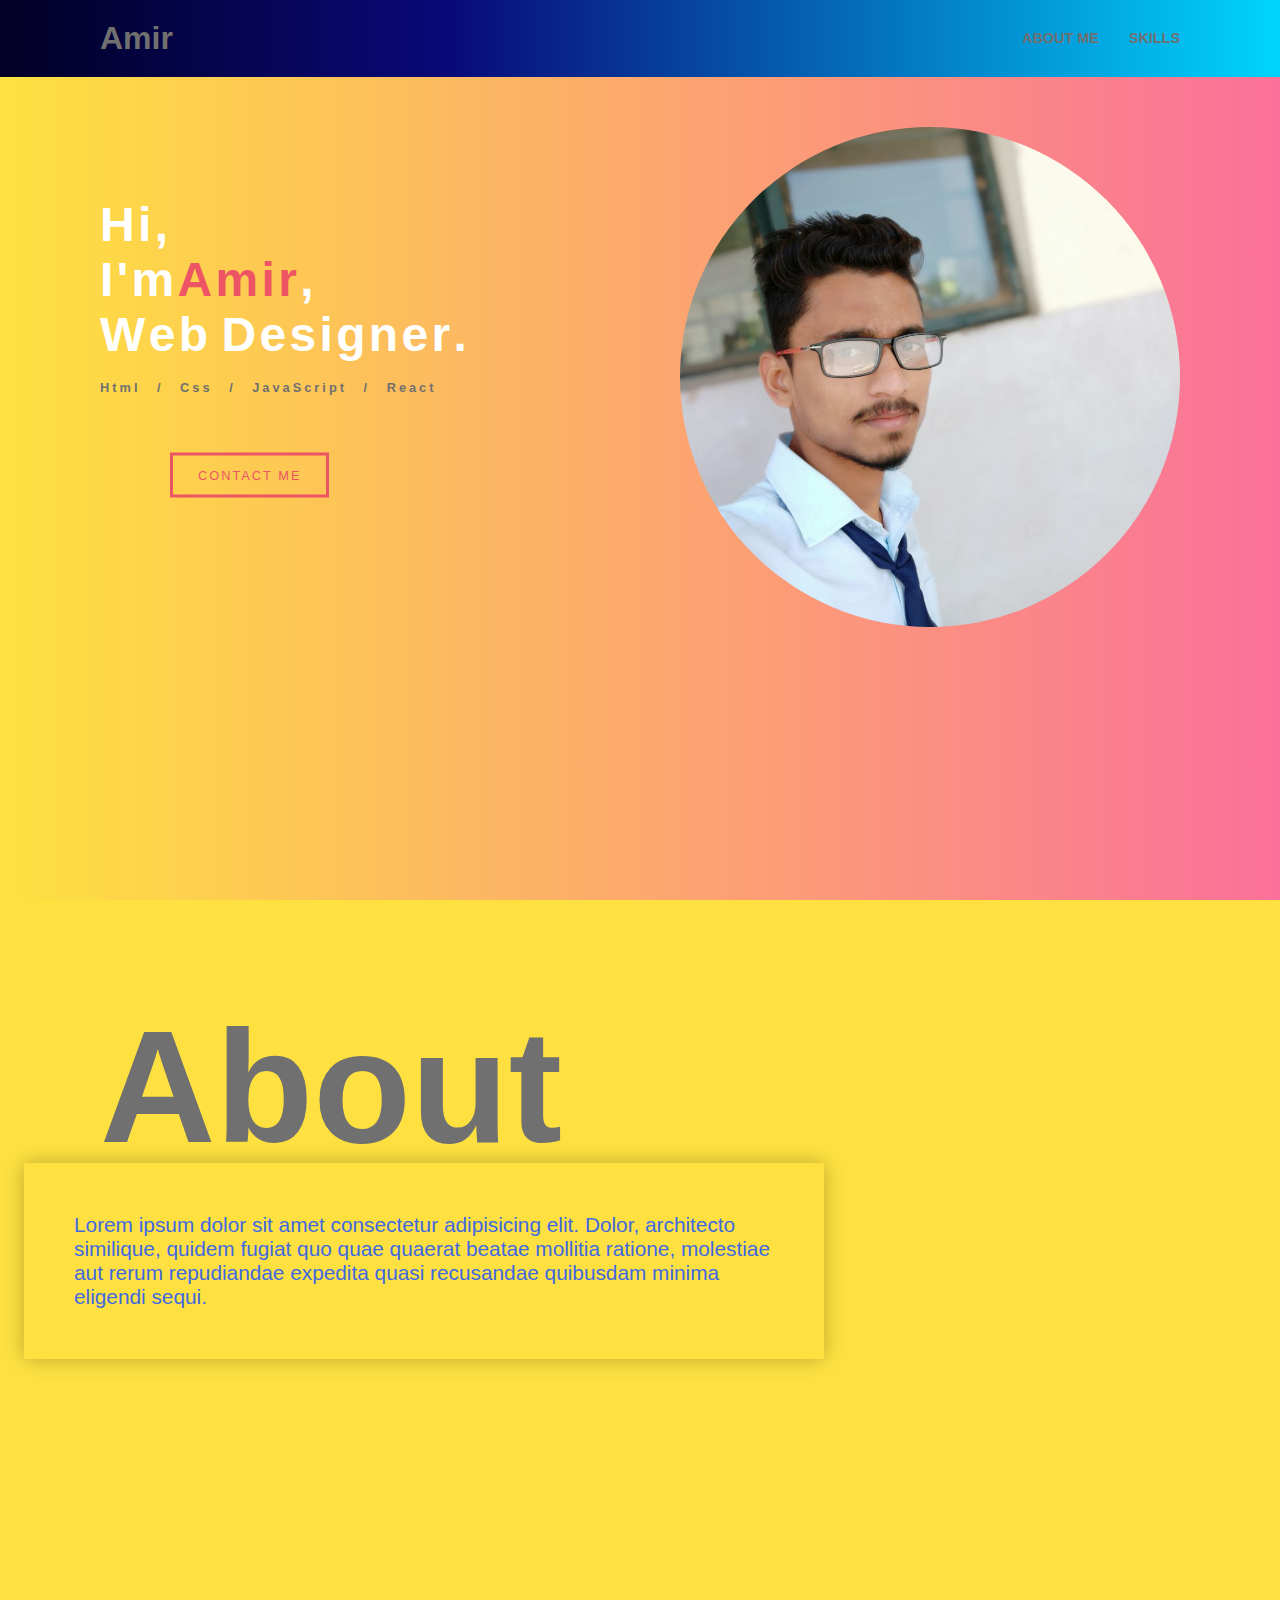
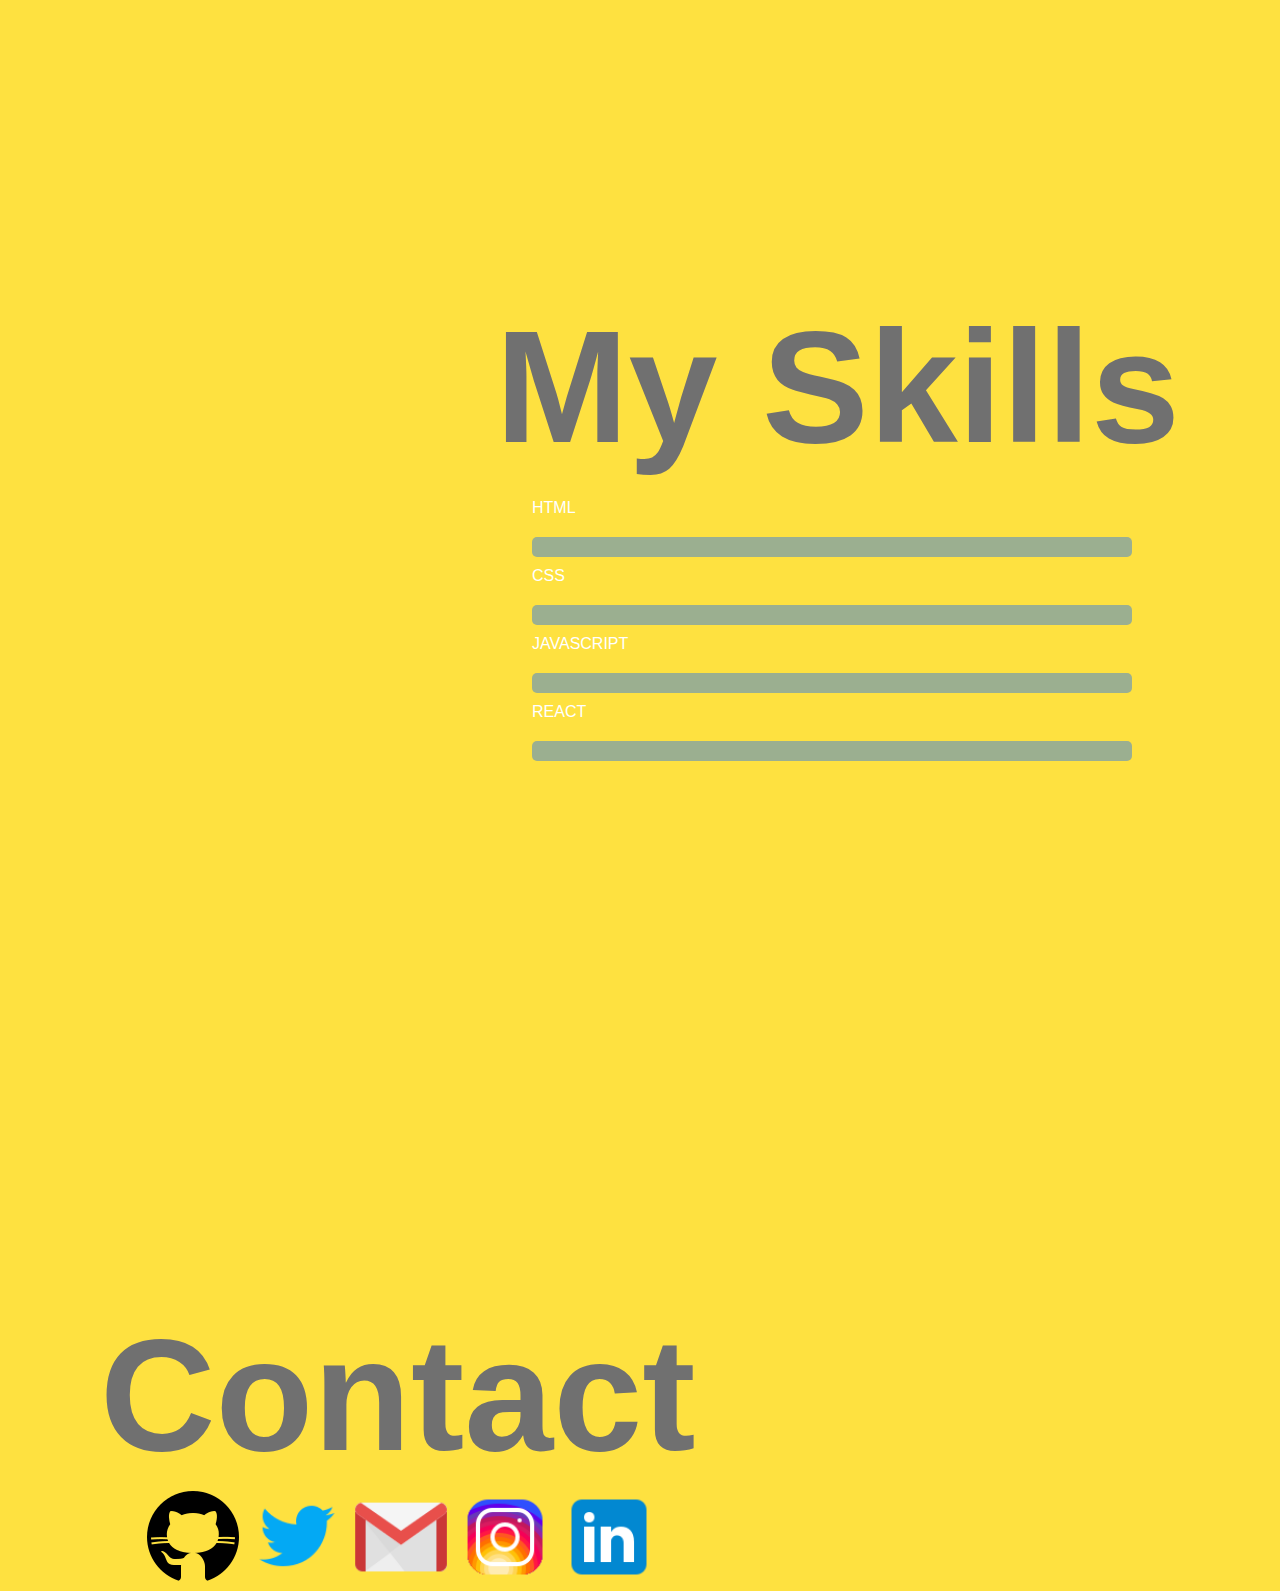
<file: index.html>
<!DOCTYPE html>
<html lang="en">
  <head>
    <meta charset="UTF-8" />
    <meta name="viewport" content="width=device-width, initial-scale=1.0" />
    <link rel="stylesheet" href="/main.css" />
    <script src="/script.js"></script>
    <title>Amir-Portfolio</title>
  </head>
  <body>
    <div class="container navbar">
      <header>
        <div class="lgo">
          <h1>Amir</h1>
        </div>
        <nav>
          <ul>
            <li><a href="#about">about Me</a></li>
            <li><a href="#skills">Skills</a></li>
            <!-- <li><a href="#contact">contact</a></li> -->
          </ul>
        </nav>
      </header>
    </div>
    <div class="container main-info-section">
      <div class="text">
        <h1>
          <span>H</span>
          <span class="m-left">i</span>
          <span class="m-left">,</span>
          <br />
          <span>I</span>
          <span class="m-left">'</span>
          <span class="m-left">m</span>
          <span class="m-left name"> A</span>
          <span class="m-left name">m</span>
          <span class="m-left name">i</span>
          <span class="m-left name">r</span>
          <span class="m-left">,</span>
          <br />
          <span>W</span>
          <span class="m-left">e</span>
          <span class="m-left">b</span>
          <span>D</span>
          <span class="m-left">e</span>
          <span class="m-left">s</span>
          <span class="m-left">i</span>
          <span class="m-left">g</span>
          <span class="m-left">n</span>
          <span class="m-left">e</span>
          <span class="m-left">r</span>
          <span class="m-left">.</span>
        </h1>
        <br />
        <p>Html / Css / JavaScript / React</p>
        <a href="#contact">contact me</a>
      </div>
      <div class="profile-image">
        <img src="images/IMG-20180319-WA0000.jpg" alt="" />
      </div>
    </div>
    <div class="container about" id="about">
      <h1>About</h1>
      <div class="about-me-info">
        <p>
          Lorem ipsum dolor sit amet consectetur adipisicing elit. Dolor,
          architecto similique, quidem fugiat quo quae quaerat beatae mollitia
          ratione, molestiae aut rerum repudiandae expedita quasi recusandae
          quibusdam minima eligendi sequi.
        </p>
      </div>
      <!-- <img src="images/dotted.png" alt="" /> -->
    </div>
    <div class="container skills" id="skills">
      <h1>My Skills</h1>
      <!-- <div class="skills-info">
        <p>
          Lorem ipsum dolor sit amet consectetur, adipisicing elit. Culpa
          dignissimos consectetur iste eligendi? Neque iusto aperiam, dolores
          perspiciatis repellendus expedita eum blanditiis inventore, cumque ea,
          iure quibusdam eos vitae voluptatem.
        </p>
      </div> -->
      <div class="skill">
        <ul>
          <li class="html">HTML</li>
          <li class="css">CSS</li>
          <li class="js">JAVASCRIPT</li>
          <li class="react">REACT</li>
        </ul>
      </div>
    </div>
    <div class="container contact" id="contact">
      <h1>Contact</h1>
      <div class="logo">
        <a href="https://github.com/Amir965">
          <img src="images/github.png" alt="" />
        </a>
        <a href="https://twitter.com/@AmirAla29803835">
          <img src="images/twitter (1).png" alt="" />
        </a>
        <a href="mailto:sohailaamir965@gmail.com">
          <img src="images/gmail.png" alt="" />
        </a>
        <!-- <a href="https://whatsapp.com/9546951034">
          <img src="images/whatsapp.png" alt="">
        </a> -->
        <a href="https://instagram.com/sohail5547">
          <img src="images/instagram-new (1).png" alt="" />
        </a>
        <a href="https://linkedin.com/in/aamir-alam-1a9529190">
          <img src="images/linkedin (1).png" alt="" />
        </a>
        <!-- <a href="https://facebook.com/9546951034">
          <img src="images/facebook-new (1).png" alt="">
        </a> -->
      </div>
    </div>
  </body>
</html>
</file>
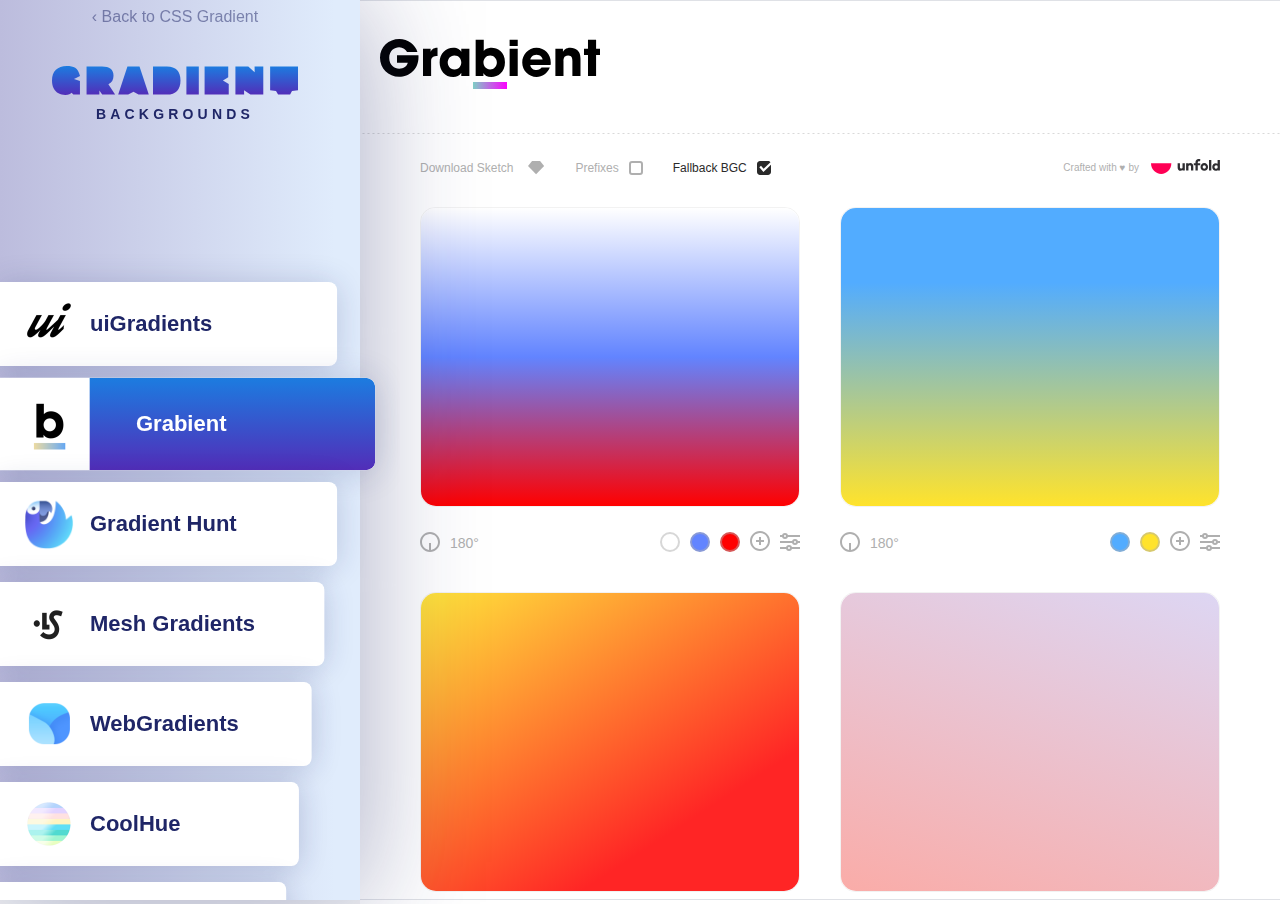
<file: images/Gradient Backgrounds – 🌈 The Best Gradient Sites All in One Place.html>
<!DOCTYPE html>
<!-- saved from url=(0044)https://cssgradient.io/gradient-backgrounds/ -->
<html class="html-backgrounds"><head prefix="og: http://ogp.me/ns# fb: http://ogp.me/ns/fb#"><meta http-equiv="Content-Type" content="text/html; charset=UTF-8">

        

<meta content="IE=edge,chrome=1" http-equiv="X-UA-Compatible">
<meta name="viewport" content="width=device-width, initial-scale=1">
<link rel="canonical" href="https://cssgradient.io/gradient-backgrounds/">
<title>Gradient Backgrounds – 🌈 The Best Gradient Sites All in One Place</title>
<meta name="title" content="Gradient Backgrounds – 🌈 The Best Gradient Sites All in One Place">
<meta name="description" content="Discover the best gradient backgrounds from  a curated collection of the ultimate list of gradient sites. With 1000+ gradients, it&#39;s easy to find the 👌 color!">
<meta name="google-site-verification" content="s6DB0jIM-heboaa4nmG-LRleJhxtnZMXJUh_ueaIzEU">

<meta property="og:site_name" content="CSS Gradient">
<meta property="og:type" content="website">
<meta property="og:url" content="https://cssgradient.io/gradient-backgrounds/">
<meta property="og:title" content="Gradient Backgrounds – 🌈 The Best Gradient Sites All in One Place">
<meta property="og:description" content="Discover the best gradient backgrounds from  a curated collection of the ultimate list of gradient sites. With 1000+ gradients, it&#39;s easy to find the 👌 color!">
  <meta property="og:image" content="https://cssgradient.io/images/gradient-backgrounds-29c8b0fa.jpg">
<meta property="fb:app_id" content="305232433007153">

<meta name="twitter:site" content="@moeamaya">
<meta name="twitter:domain" content="cssgradient.io">
<meta name="twitter:card" content="summary_large_image">
<meta name="twitter:url" content="https://cssgradient.io/gradient-backgrounds/">
<meta name="twitter:title" content="Gradient Backgrounds – 🌈 The Best Gradient Sites All in One Place">
<meta name="twitter:description" content="Discover the best gradient backgrounds from  a curated collection of the ultimate list of gradient sites. With 1000+ gradients, it&#39;s easy to find the 👌 color!">
  <meta name="twitter:image" content="https://cssgradient.io/images/gradient-backgrounds-29c8b0fa.jpg">



    <link href="./Gradient Backgrounds – 🌈 The Best Gradient Sites All in One Place_files/css" rel="stylesheet">

    <link href="./Gradient Backgrounds – 🌈 The Best Gradient Sites All in One Place_files/application-ca9fc846.css" rel="stylesheet">

    <link rel="shortcut icon" type="image/x-icon" sizes="16x16 32x32 48x48 64x64" href="https://cssgradient.io/images/favicon-23859487.png">
    <!--[if IE]><link rel="shortcut icon" href="favicon.png"><![endif]-->


  <link rel="preload" href="./Gradient Backgrounds – 🌈 The Best Gradient Sites All in One Place_files/f(2).txt" as="script"><script src="./Gradient Backgrounds – 🌈 The Best Gradient Sites All in One Place_files/osd.js.download"></script><script type="text/javascript" async="" src="./Gradient Backgrounds – 🌈 The Best Gradient Sites All in One Place_files/analytics.js.download"></script><script src="./Gradient Backgrounds – 🌈 The Best Gradient Sites All in One Place_files/f.txt"></script><script src="./Gradient Backgrounds – 🌈 The Best Gradient Sites All in One Place_files/f(1).txt" id="google_shimpl"></script><script type="text/javascript" src="./Gradient Backgrounds – 🌈 The Best Gradient Sites All in One Place_files/f(2).txt"></script><link rel="preload" href="./Gradient Backgrounds – 🌈 The Best Gradient Sites All in One Place_files/f(3).txt" as="script"><script type="text/javascript" src="./Gradient Backgrounds – 🌈 The Best Gradient Sites All in One Place_files/f(3).txt"></script></head>

  <body class="gradient-backgrounds gradient-backgrounds_index" itemscope="" itemtype="https://schema.org/" style="overflow:hidden">


    <div style="display: none" class="js-mobile-button"></div>
<main class="js-body-content main-backgrounds">
  <section class="sidenav-fake"></section>
  <div class="sidenav-backgrounds-parent">
    <nav class="sidenav-backgrounds">
      <header>
        <a href="https://cssgradient.io/" class="sidenav-backgrounds__title-link">‹ Back to CSS Gradient</a>
        <img src="./Gradient Backgrounds – 🌈 The Best Gradient Sites All in One Place_files/gradient-backgrounds-7e48e971.svg" class="sidenav-backgrounds__title-logo" alt="Gradient backgrounds">
        <h2 class="sidenav-backgrounds__title">Backgrounds</h2>
      </header>
      <script async="" src="./Gradient Backgrounds – 🌈 The Best Gradient Sites All in One Place_files/f(4).txt"></script>
      <!-- Mobile Banner -->
      <div class="sidenav-backgrounds__banner">
        <ins class="adsbygoogle" style="display:inline-block;width:320px;height:100px" data-ad-client="ca-pub-9776154013888146" data-ad-slot="1957912647" data-adsbygoogle-status="done"><ins id="aswift_0_expand" style="display:inline-table;border:none;height:100px;margin:0;padding:0;position:relative;visibility:visible;width:320px;background-color:transparent;"><ins id="aswift_0_anchor" style="display:block;border:none;height:100px;margin:0;padding:0;position:relative;visibility:visible;width:320px;background-color:transparent;"><iframe width="320" height="100" frameborder="0" marginwidth="0" marginheight="0" vspace="0" hspace="0" allowtransparency="true" scrolling="no" allowfullscreen="true" onload="var i=this.id,s=window.google_iframe_oncopy,H=s&amp;&amp;s.handlers,h=H&amp;&amp;H[i],w=this.contentWindow,d;try{d=w.document}catch(e){}if(h&amp;&amp;d&amp;&amp;(!d.body||!d.body.firstChild)){if(h.call){setTimeout(h,0)}else if(h.match){try{h=s.upd(h,i)}catch(e){}w.location.replace(h)}}" id="aswift_0" name="aswift_0" style="left:0;position:absolute;top:0;border:0px;width:320px;height:100px;" src="./Gradient Backgrounds – 🌈 The Best Gradient Sites All in One Place_files/saved_resource.html"></iframe></ins></ins></ins>
      </div>
      <script>
        (adsbygoogle = window.adsbygoogle || []).push({});
      </script>
      <ul class="sidenav-backgrounds__list">
        <li>
<a href="https://uigradients.com/" class="sidenav-backgrounds__list-item js-backgrounds-link">            <div class="sidenav-backgrounds__background" style="transform: scaleX(1.06);"></div>
            <div class="sidenav-backgrounds__logo">
              <img src="./Gradient Backgrounds – 🌈 The Best Gradient Sites All in One Place_files/uigradients-1966d4c8.png" alt="Uigradients">
            </div>
            <h2>uiGradients</h2>
</a>        </li>
        <li>
<a href="https://www.grabient.com/" class="sidenav-backgrounds__list-item js-backgrounds-link is-active">            <div class="sidenav-backgrounds__background"></div>
            <div class="sidenav-backgrounds__logo">
              <img src="./Gradient Backgrounds – 🌈 The Best Gradient Sites All in One Place_files/grabient-cadd65a0.png" alt="Grabient">
            </div>
            <h2>Grabient</h2>
</a>        </li>
        <li>
<a href="https://gradienthunt.com/" class="sidenav-backgrounds__list-item js-backgrounds-link">            <div class="sidenav-backgrounds__background" style="transform: scaleX(1.06);"></div>
            <div class="sidenav-backgrounds__logo">
              <img src="./Gradient Backgrounds – 🌈 The Best Gradient Sites All in One Place_files/gradienthunt-66034517.png" alt="Gradienthunt">
            </div>
            <h2>Gradient Hunt</h2>
</a>        </li>
        <li>
<a href="https://lstore.graphics/meshgradients/" class="sidenav-backgrounds__list-item js-backgrounds-link">            <div class="sidenav-backgrounds__background" style="transform: scaleX(1.02);"></div>
            <div class="sidenav-backgrounds__logo">
              <img src="./Gradient Backgrounds – 🌈 The Best Gradient Sites All in One Place_files/lstore-e51ab647.png" alt="Lstore">
            </div>
            <h2>Mesh Gradients</h2>
</a>        </li>
        <li>
<a href="https://webgradients.com/" class="sidenav-backgrounds__list-item js-backgrounds-link">            <div class="sidenav-backgrounds__background" style="transform: scaleX(0.98);"></div>
            <div class="sidenav-backgrounds__logo">
              <img src="./Gradient Backgrounds – 🌈 The Best Gradient Sites All in One Place_files/webgradients-da2d393a.png" alt="Webgradients">
            </div>
            <h2>WebGradients</h2>
</a>        </li>
        <li>
<a href="https://webkul.github.io/coolhue/" class="sidenav-backgrounds__list-item js-backgrounds-link">            <div class="sidenav-backgrounds__background" style="transform: scaleX(0.94);"></div>
            <div class="sidenav-backgrounds__logo">
              <img src="./Gradient Backgrounds – 🌈 The Best Gradient Sites All in One Place_files/coolhue-be999676.png" alt="Coolhue">
            </div>
            <h2>CoolHue</h2>
</a>        </li>
        <li>
<a href="https://gradientbuttons.colorion.co/" class="sidenav-backgrounds__list-item js-backgrounds-link">            <div class="sidenav-backgrounds__background" style="transform: scaleX(0.9);"></div>
            <div class="sidenav-backgrounds__logo">
              <img src="./Gradient Backgrounds – 🌈 The Best Gradient Sites All in One Place_files/gradientbuttons-61e2ba25.png" alt="Gradientbuttons">
            </div>
            <h2>GradientButtons</h2>
</a>        </li>
        <li>
<a href="https://www.eggradients.com/" class="sidenav-backgrounds__list-item js-backgrounds-link">            <div class="sidenav-backgrounds__background" style="transform: scaleX(0.86);"></div>
            <div class="sidenav-backgrounds__logo">
              <img src="./Gradient Backgrounds – 🌈 The Best Gradient Sites All in One Place_files/eggradients-d8f57ce9.png" alt="Eggradients">
            </div>
            <h2>EggGradients</h2>
</a>        </li>
        <!--         <li>
            <div class="sidenav-backgrounds__background"></div>
            <div class="sidenav-backgrounds__logo">
            </div>
            <h2>GradPad</h2>
        </li> -->
        <li>
<a href="https://colorfulgradients.tumblr.com/" class="sidenav-backgrounds__list-item js-backgrounds-link">            <div class="sidenav-backgrounds__background" style="transform: scaleX(0.82);"></div>
            <div class="sidenav-backgrounds__logo">
              <img src="./Gradient Backgrounds – 🌈 The Best Gradient Sites All in One Place_files/colorful-d23acca8.png" alt="Colorful">
            </div>
            <h2>Colorful</h2>
</a>        </li>
      </ul>
      <div class="backgrounds-info">
        <div class="backgrounds-featured">Featured Site: <a href="https://mybrandnewlogo.com/color-gradient-generator">My Brand New Logo</a></div>
        <h1>Gradient Backgrounds</h1>
        <p>As a curated list of the best gradient websites across the internet, Gradient Backgrounds allows you to explore, try and choose from hundreds of beautiful blended color palettes. The project merges two ideas developed while building a gradient color picker <a href="https://cssgradient.io/">CSS Gradient</a> and a background image tool <a href="http://coolbackgrounds.io/">Cool Backgrounds</a>.</p>
        <h2>About</h2>
        <p>We're a group of makers with a mission to build a better internet, one digital project at a time. This free web tool is created by Moe Amaya a <a href="http://moeamaya.com/" target="_blank">product designer based in San Francisco</a> who creates resources for the design and development community.</p>
      </div>
    </nav>
  </div>
  <section class="content-backgrounds">
    <iframe src="./Gradient Backgrounds – 🌈 The Best Gradient Sites All in One Place_files/saved_resource(1).html" class="js-iframe"></iframe>
    <div class="backgrounds-shades">
      <div class="backgrounds-shade js-backgrounds-shade"></div>
      <div class="backgrounds-shade js-backgrounds-shade"></div>
      <div class="backgrounds-shade js-backgrounds-shade"></div>
      <div class="backgrounds-shade js-backgrounds-shade"></div>
      <div class="backgrounds-shade js-backgrounds-shade"></div>
      <div class="backgrounds-shade js-backgrounds-shade"></div>
    </div>
  </section>
</main>


    <!-- <footer class="body-footer js-body-footer"> -->
    <!-- </footer> -->

    <script src="./Gradient Backgrounds – 🌈 The Best Gradient Sites All in One Place_files/application-497a5d26.js.download"></script>


    <!-- Global site tag (gtag.js) - Google Analytics -->
    <script async="" src="./Gradient Backgrounds – 🌈 The Best Gradient Sites All in One Place_files/js"></script>
    <script>
      window.dataLayer = window.dataLayer || [];
      function gtag(){dataLayer.push(arguments);}
      gtag('js', new Date());

      gtag('config', 'UA-113061555-1');
    </script>

  

<ins class="adsbygoogle adsbygoogle-noablate" data-adsbygoogle-status="done" style="display: none !important;"><ins id="aswift_1_expand" style="display:inline-table;border:none;height:0px;margin:0;padding:0;position:relative;visibility:visible;width:0px;background-color:transparent;"><ins id="aswift_1_anchor" style="display:block;border:none;height:0px;margin:0;padding:0;position:relative;visibility:visible;width:0px;background-color:transparent;"><iframe frameborder="0" marginwidth="0" marginheight="0" vspace="0" hspace="0" allowtransparency="true" scrolling="no" allowfullscreen="true" onload="var i=this.id,s=window.google_iframe_oncopy,H=s&amp;&amp;s.handlers,h=H&amp;&amp;H[i],w=this.contentWindow,d;try{d=w.document}catch(e){}if(h&amp;&amp;d&amp;&amp;(!d.body||!d.body.firstChild)){if(h.call){setTimeout(h,0)}else if(h.match){try{h=s.upd(h,i)}catch(e){}w.location.replace(h)}}" id="aswift_1" name="aswift_1" style="left:0;position:absolute;top:0;border:0px;width:0px;height:0px;" src="./Gradient Backgrounds – 🌈 The Best Gradient Sites All in One Place_files/saved_resource(2).html"></iframe></ins></ins></ins><iframe id="google_osd_static_frame_7481346995649" name="google_osd_static_frame" style="display: none; width: 0px; height: 0px;" src="./Gradient Backgrounds – 🌈 The Best Gradient Sites All in One Place_files/saved_resource(3).html"></iframe></body><iframe id="google_esf" name="google_esf" src="./Gradient Backgrounds – 🌈 The Best Gradient Sites All in One Place_files/zrt_lookup.html" data-ad-client="ca-pub-9776154013888146" style="display: none;"></iframe></html>
</file>
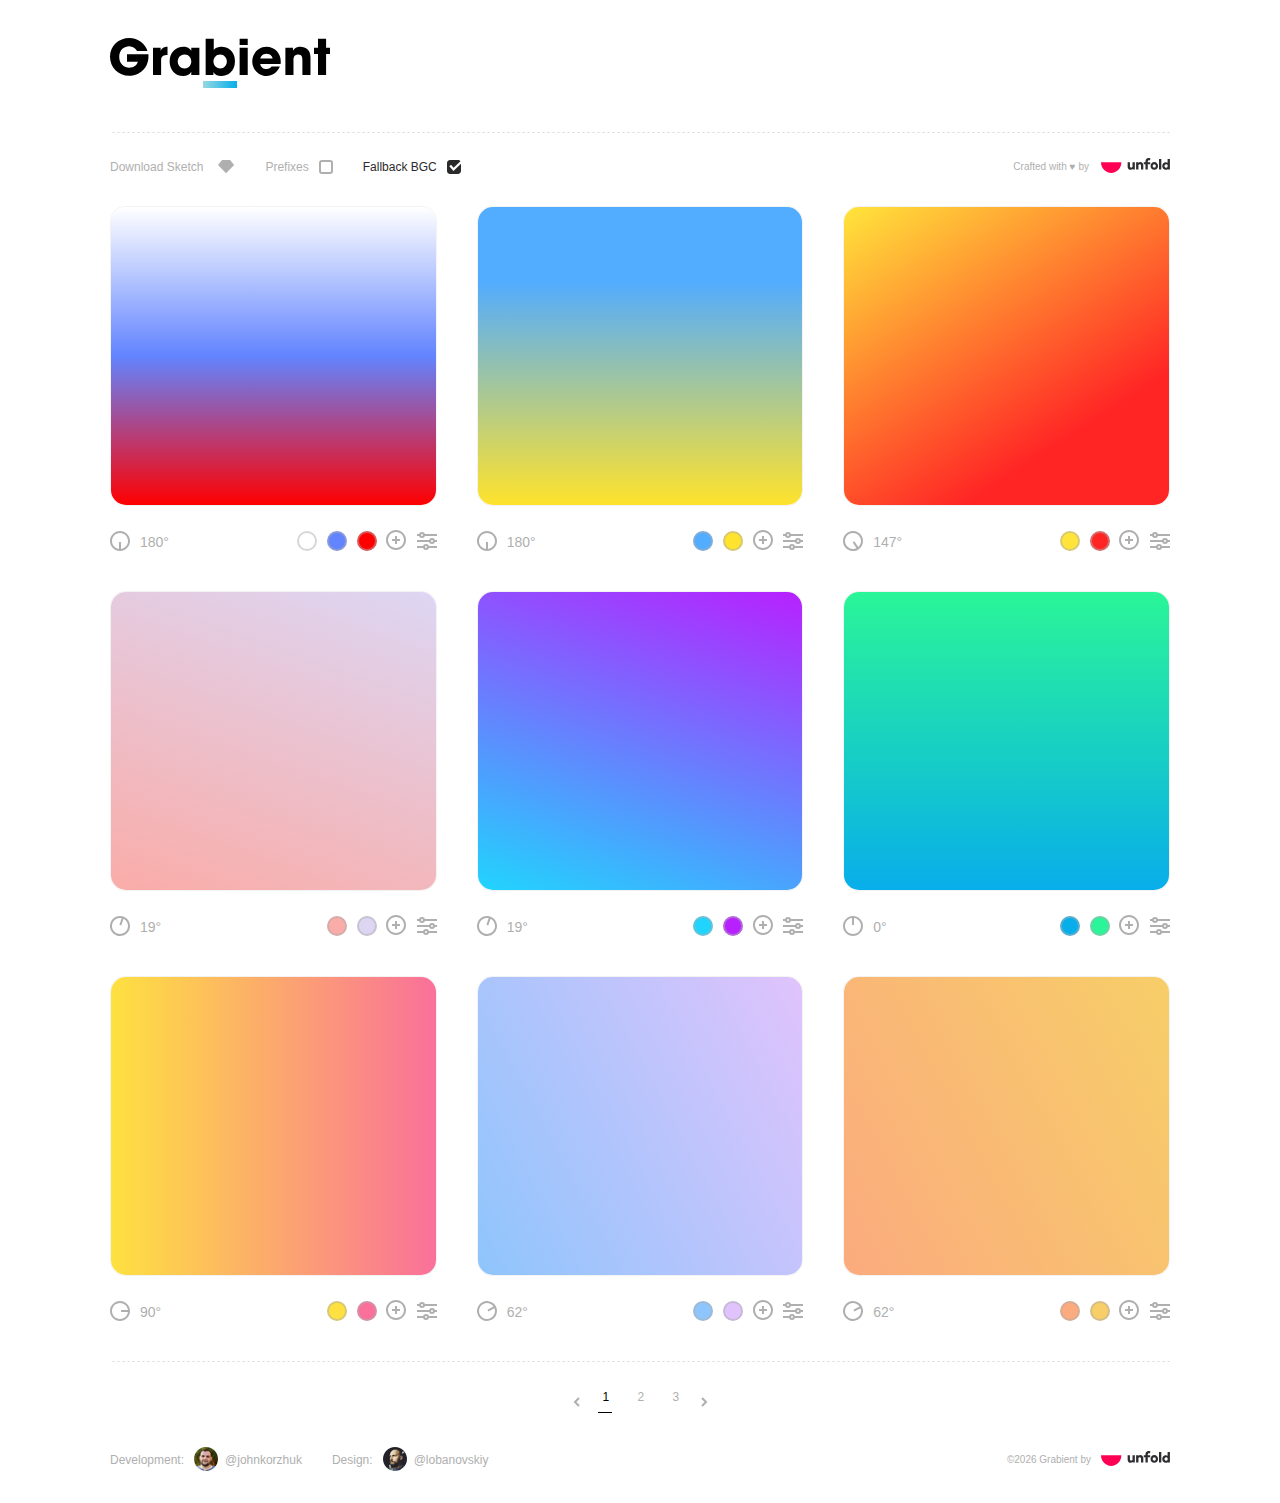
<file: images/Gradient Backgrounds – 🌈 The Best Gradient Sites All in One Place_files/saved_resource(1).html>
<!DOCTYPE html>
<!-- saved from url=(0025)https://www.grabient.com/ -->
<html lang="en"><head><meta http-equiv="Content-Type" content="text/html; charset=UTF-8"><meta name="viewport" content="width=device-width,initial-scale=1,shrink-to-fit=no"><meta name="theme-color" content="#000000"><link rel="shortcut icon" href="https://www.grabient.com/favicon.ico"><link rel="apple-touch-icon" sizes="180x180" href="https://www.grabient.com/apple-touch-icon.png"><link rel="icon" type="image/png" sizes="32x32" href="https://www.grabient.com/favicon-32x32.png"><link rel="icon" type="image/png" sizes="16x16" href="https://www.grabient.com/favicon-16x16.png"><link rel="manifest" href="https://www.grabient.com/manifest.json"><link rel="mask-icon" href="https://www.grabient.com/safari-pinned-tab.svg" color="#5bbad5"><link href="./css(1)" rel="stylesheet"><meta name="description" content="Beautiful and simple UI for generating web gradients."><meta name="theme-color" content="#ffffff"><meta name="twitter:card" content="summary_large_image"><meta name="twitter:site" content="unfoldco"><meta name="twitter:title" content="Grabient"><meta name="twitter:description" content="Beautiful and simple UI for generating web gradients."><meta name="twitter:image" content="https://www.grabient.com/grabber.png"><meta name="twitter:image:alt" content="Grabient image"><meta property="og:url" content="https://www.grabient.com/"><meta property="og:type" content="website"><meta property="og:title" content="Grab yourself a gradient"><meta property="og:description" content="Beautiful and simple UI for generating web gradients."><meta name="google-site-verification" content="lNZUPdUaGS1yWN35w6mffOp-GBWHYswpgYfDLdRPrjw"><title>Grabient</title><link href="./main.06ebd953.css" rel="stylesheet"><style type="text/css" data-styled-components="jUgGlX emxUeU icVZkk jxITZd bKHqcA jPWpkk SJwnX czhLcW gOYNOB bHfdhR esGRdK eJloZr lftFPy jYjZlA suewW eVtiyV eItlBd hSPUWA kppvrD jYFzUv geOUFf bbAmXe fOhAHZ eEZrcX lnCnAW gJKSJj hQsPwH bxaGBf eAqIe lkUgta" data-styled-components-is-local="true">
/* sc-component-id: sc-bdVaJa */

.jPWpkk{max-width:1100px;margin:15px auto 0;}@media (min-width:820px){.jPWpkk{margin-left:40px;margin-right:40px;}}@media (min-width:970px){.jPWpkk{margin-left:auto;margin-right:auto;}}
/* sc-component-id: sc-bwzfXH */

.eItlBd{position:absolute;width:0;height:0;border-top:10px solid white;border-left:10px solid transparent;bottom:-8px;right:0;}
/* sc-component-id: sc-ifAKCX */

.jUgGlX{max-width:1100px;margin:25px auto;padding:0 20px;text-align:center;display:-webkit-box;display:-webkit-flex;display:-ms-flexbox;display:flex;-webkit-box-pack:justify;-webkit-justify-content:space-between;-ms-flex-pack:justify;justify-content:space-between;-webkit-align-items:center;-webkit-box-align:center;-ms-flex-align:center;align-items:center;}@media (max-width:620px){.jUgGlX{-webkit-flex-direction:column;-ms-flex-direction:column;flex-direction:column;}}
/* sc-component-id: sc-EHOje */

@media (max-width:550px){.emxUeU{margin-bottom:10px;}}
/* sc-component-id: sc-iwsKbI */

.jxITZd{font-size:1.2rem;font-family:'Poppins',sans-serif;}
/* sc-component-id: sc-gZMcBi */

.lkUgta{font-size:1rem;font-family:'Poppins',sans-serif;}
/* sc-component-id: sc-gqjmRU */

.esGRdK{display:-webkit-box;display:-webkit-flex;display:-ms-flexbox;display:flex;-webkit-box-pack:center;-webkit-justify-content:center;-ms-flex-pack:center;justify-content:center;-webkit-align-items:center;-webkit-box-align:center;-ms-flex-align:center;align-items:center;}
/* sc-component-id: sc-VigVT */

.eJloZr{font-size:1.4rem;font-family:'Poppins',sans-serif;padding-left:10px;padding-top:3px;}
/* sc-component-id: sc-jTzLTM */

.czhLcW{position:relative;height:100%;width:100%;border-radius:15px;}
/* sc-component-id: sc-eNQAEJ */

.SJwnX{width:85%;display:-webkit-box;display:-webkit-flex;display:-ms-flexbox;display:flex;-webkit-flex-direction:column;-ms-flex-direction:column;flex-direction:column;-webkit-box-pack:center;-webkit-justify-content:center;-ms-flex-pack:center;justify-content:center;-webkit-align-items:center;-webkit-box-align:center;-ms-flex-align:center;align-items:center;padding:0 20px 30px;position:relative;-webkit-transition:width 400ms linear;transition:width 400ms linear;z-index:auto;}@media (min-width:420px){.SJwnX{width:100%;}}@media (min-width:680px){.SJwnX{width:50%;-webkit-order:0;-ms-flex-order:0;order:0;}}@media (min-width:970px){.SJwnX{width:33.33%;-webkit-order:0;-ms-flex-order:0;order:0;}}
.geOUFf{width:85%;display:-webkit-box;display:-webkit-flex;display:-ms-flexbox;display:flex;-webkit-flex-direction:column;-ms-flex-direction:column;flex-direction:column;-webkit-box-pack:center;-webkit-justify-content:center;-ms-flex-pack:center;justify-content:center;-webkit-align-items:center;-webkit-box-align:center;-ms-flex-align:center;align-items:center;padding:0 20px 30px;position:relative;-webkit-transition:width 400ms linear;transition:width 400ms linear;z-index:auto;}@media (min-width:420px){.geOUFf{width:100%;}}@media (min-width:680px){.geOUFf{width:50%;-webkit-order:1;-ms-flex-order:1;order:1;}}@media (min-width:970px){.geOUFf{width:33.33%;-webkit-order:1;-ms-flex-order:1;order:1;}}
.bbAmXe{width:85%;display:-webkit-box;display:-webkit-flex;display:-ms-flexbox;display:flex;-webkit-flex-direction:column;-ms-flex-direction:column;flex-direction:column;-webkit-box-pack:center;-webkit-justify-content:center;-ms-flex-pack:center;justify-content:center;-webkit-align-items:center;-webkit-box-align:center;-ms-flex-align:center;align-items:center;padding:0 20px 30px;position:relative;-webkit-transition:width 400ms linear;transition:width 400ms linear;z-index:auto;}@media (min-width:420px){.bbAmXe{width:100%;}}@media (min-width:680px){.bbAmXe{width:50%;-webkit-order:2;-ms-flex-order:2;order:2;}}@media (min-width:970px){.bbAmXe{width:33.33%;-webkit-order:2;-ms-flex-order:2;order:2;}}
.fOhAHZ{width:85%;display:-webkit-box;display:-webkit-flex;display:-ms-flexbox;display:flex;-webkit-flex-direction:column;-ms-flex-direction:column;flex-direction:column;-webkit-box-pack:center;-webkit-justify-content:center;-ms-flex-pack:center;justify-content:center;-webkit-align-items:center;-webkit-box-align:center;-ms-flex-align:center;align-items:center;padding:0 20px 30px;position:relative;-webkit-transition:width 400ms linear;transition:width 400ms linear;z-index:auto;}@media (min-width:420px){.fOhAHZ{width:100%;}}@media (min-width:680px){.fOhAHZ{width:50%;-webkit-order:3;-ms-flex-order:3;order:3;}}@media (min-width:970px){.fOhAHZ{width:33.33%;-webkit-order:3;-ms-flex-order:3;order:3;}}
.eEZrcX{width:85%;display:-webkit-box;display:-webkit-flex;display:-ms-flexbox;display:flex;-webkit-flex-direction:column;-ms-flex-direction:column;flex-direction:column;-webkit-box-pack:center;-webkit-justify-content:center;-ms-flex-pack:center;justify-content:center;-webkit-align-items:center;-webkit-box-align:center;-ms-flex-align:center;align-items:center;padding:0 20px 30px;position:relative;-webkit-transition:width 400ms linear;transition:width 400ms linear;z-index:auto;}@media (min-width:420px){.eEZrcX{width:100%;}}@media (min-width:680px){.eEZrcX{width:50%;-webkit-order:4;-ms-flex-order:4;order:4;}}@media (min-width:970px){.eEZrcX{width:33.33%;-webkit-order:4;-ms-flex-order:4;order:4;}}
.lnCnAW{width:85%;display:-webkit-box;display:-webkit-flex;display:-ms-flexbox;display:flex;-webkit-flex-direction:column;-ms-flex-direction:column;flex-direction:column;-webkit-box-pack:center;-webkit-justify-content:center;-ms-flex-pack:center;justify-content:center;-webkit-align-items:center;-webkit-box-align:center;-ms-flex-align:center;align-items:center;padding:0 20px 30px;position:relative;-webkit-transition:width 400ms linear;transition:width 400ms linear;z-index:auto;}@media (min-width:420px){.lnCnAW{width:100%;}}@media (min-width:680px){.lnCnAW{width:50%;-webkit-order:5;-ms-flex-order:5;order:5;}}@media (min-width:970px){.lnCnAW{width:33.33%;-webkit-order:5;-ms-flex-order:5;order:5;}}
.gJKSJj{width:85%;display:-webkit-box;display:-webkit-flex;display:-ms-flexbox;display:flex;-webkit-flex-direction:column;-ms-flex-direction:column;flex-direction:column;-webkit-box-pack:center;-webkit-justify-content:center;-ms-flex-pack:center;justify-content:center;-webkit-align-items:center;-webkit-box-align:center;-ms-flex-align:center;align-items:center;padding:0 20px 30px;position:relative;-webkit-transition:width 400ms linear;transition:width 400ms linear;z-index:auto;}@media (min-width:420px){.gJKSJj{width:100%;}}@media (min-width:680px){.gJKSJj{width:50%;-webkit-order:6;-ms-flex-order:6;order:6;}}@media (min-width:970px){.gJKSJj{width:33.33%;-webkit-order:6;-ms-flex-order:6;order:6;}}
.hQsPwH{width:85%;display:-webkit-box;display:-webkit-flex;display:-ms-flexbox;display:flex;-webkit-flex-direction:column;-ms-flex-direction:column;flex-direction:column;-webkit-box-pack:center;-webkit-justify-content:center;-ms-flex-pack:center;justify-content:center;-webkit-align-items:center;-webkit-box-align:center;-ms-flex-align:center;align-items:center;padding:0 20px 30px;position:relative;-webkit-transition:width 400ms linear;transition:width 400ms linear;z-index:auto;}@media (min-width:420px){.hQsPwH{width:100%;}}@media (min-width:680px){.hQsPwH{width:50%;-webkit-order:7;-ms-flex-order:7;order:7;}}@media (min-width:970px){.hQsPwH{width:33.33%;-webkit-order:7;-ms-flex-order:7;order:7;}}
.bxaGBf{width:85%;display:-webkit-box;display:-webkit-flex;display:-ms-flexbox;display:flex;-webkit-flex-direction:column;-ms-flex-direction:column;flex-direction:column;-webkit-box-pack:center;-webkit-justify-content:center;-ms-flex-pack:center;justify-content:center;-webkit-align-items:center;-webkit-box-align:center;-ms-flex-align:center;align-items:center;padding:0 20px 30px;position:relative;-webkit-transition:width 400ms linear;transition:width 400ms linear;z-index:auto;}@media (min-width:420px){.bxaGBf{width:100%;}}@media (min-width:680px){.bxaGBf{width:50%;-webkit-order:8;-ms-flex-order:8;order:8;}}@media (min-width:970px){.bxaGBf{width:33.33%;-webkit-order:8;-ms-flex-order:8;order:8;}}
/* sc-component-id: sc-hMqMXs */

.bHfdhR{cursor:pointer;border:none;background:none;padding:0;margin-right:auto;position:absolute;height:40px;width:60px;display:-webkit-box;display:-webkit-flex;display:-ms-flexbox;display:flex;-webkit-align-items:center;-webkit-box-align:center;-ms-flex-align:center;align-items:center;-webkit-box-pack:start;-webkit-justify-content:flex-start;-ms-flex-pack:start;justify-content:flex-start;z-index:10;}.bHfdhR:focus{outline:none;}
/* sc-component-id: sc-kEYyzF */

.gOYNOB{z-index:auto;position:relative;width:100%;display:-webkit-box;display:-webkit-flex;display:-ms-flexbox;display:flex;-webkit-align-items:center;-webkit-box-align:center;-ms-flex-align:center;align-items:center;margin-top:15px;}
/* sc-component-id: sc-kkGfuU */

.lftFPy{position:relative;width:100%;display:-webkit-box;display:-webkit-flex;display:-ms-flexbox;display:flex;-webkit-box-pack:end;-webkit-justify-content:flex-end;-ms-flex-pack:end;justify-content:flex-end;-webkit-align-items:center;-webkit-box-align:center;-ms-flex-align:center;align-items:center;height:40px;margin-right:7rem;margin-left:1rem;}
/* sc-component-id: sc-iAyFgw */

.kppvrD{cursor:pointer;border:none;background:none;padding:0;position:absolute;right:28px;top:1px;height:100%;width:25px;cursor:pointer;}.kppvrD:focus{outline:none;}
/* sc-component-id: sc-hSdWYo */

.jYFzUv{cursor:pointer;border:none;background:none;padding:0;position:absolute;right:0;height:100%;display:-webkit-box;display:-webkit-flex;display:-ms-flexbox;display:flex;-webkit-align-items:center;-webkit-box-align:center;-ms-flex-align:center;align-items:center;-webkit-box-pack:end;-webkit-justify-content:flex-end;-ms-flex-pack:end;justify-content:flex-end;width:25px;}.jYFzUv:focus{outline:none;}
/* sc-component-id: sc-eHgmQL */

.jYjZlA{position:relative;right:0;display:-webkit-box;display:-webkit-flex;display:-ms-flexbox;display:flex;-webkit-align-items:center;-webkit-box-align:center;-ms-flex-align:center;align-items:center;height:100%;-webkit-box-pack:center;-webkit-justify-content:center;-ms-flex-pack:center;justify-content:center;z-index:0;}
/* sc-component-id: sc-cvbbAY */

.hSPUWA{height:2rem;width:2rem;border-radius:50%;cursor:-webkit-grab;cursor:-moz-grab;cursor:grab;position:absolute;right:0;z-index:auto;}
/* sc-component-id: sc-jWBwVP */

.eVtiyV{display:-webkit-box;display:-webkit-flex;display:-ms-flexbox;display:flex;-webkit-box-pack:center;-webkit-justify-content:center;-ms-flex-pack:center;justify-content:center;position:absolute;height:2rem;width:2rem;bottom:10px;}
/* sc-component-id: sc-brqgnP */

.suewW{height:2px;width:100%;background-color:#afafaf;}
/* sc-component-id: sc-jAaTju */

.icVZkk{max-width:1100px;margin:15px auto 0;margin:0 auto 30px;padding:0 20px;max-width:1100px;display:-webkit-box;display:-webkit-flex;display:-ms-flexbox;display:flex;-webkit-box-pack:justify;-webkit-justify-content:space-between;-ms-flex-pack:justify;justify-content:space-between;-webkit-align-items:center;-webkit-box-align:center;-ms-flex-align:center;align-items:center;-webkit-flex-wrap:wrap;-ms-flex-wrap:wrap;flex-wrap:wrap;}@media (min-width:820px){.icVZkk{margin-left:40px;margin-right:40px;}}@media (min-width:970px){.icVZkk{margin-left:auto;margin-right:auto;}}@media (max-width:620px){.icVZkk{-webkit-flex-direction:column;-ms-flex-direction:column;flex-direction:column;}}
/* sc-component-id: sc-jDwBTQ */

.bKHqcA{font-size:1rem;font-family:'Poppins',sans-serif;}@media (max-width:550px){.bKHqcA{margin-bottom:2px;}}
/* sc-component-id: sc-gPEVay */

.eAqIe{font-size:1.2rem;font-family:'Poppins',sans-serif;padding:3px 5px 5px;position:absolute;border-bottom:1px solid transparent;-webkit-user-select:none;-moz-user-select:none;-ms-user-select:none;user-select:none;cursor:pointer;}</style><style type="text/css" data-styled-components="cpGgcT gkhxSc cOdzcS kfAiyV gPgpQe bNTHBb elgmxx eOpxrZ eNXMhd bLsRMz jYclpV cWQhjz gUrlz fcUTSe imOhIG kIUMTJ cRUtqV jwXDmb lbUaKo gsaXSP kTCNXn eFoDdB ZyEur cjcfEU bQamqR osXwk lksXiT dEorYx jcPZGs epidvW fGIRLb eJRTGd fPpYPe eCsoYx jFwcZm duJdcO fcqznJ hrgfss flrLQF cwVCEH iNztxf glJilU" data-styled-components-is-local="true">
/* sc-component-id: sc-iRbamj */

.fPpYPe{position:relative;margin:25px auto;width:105px;height:10px;}
/* sc-component-id: sc-jlyJG */

.duJdcO{width:16px;height:1px;position:absolute;top:25px;border-bottom:1px solid black;}
/* sc-component-id: sc-gipzik */

.eCsoYx{position:absolute;display:inline-block;cursor:pointer;padding:10px;left:-25px;}
.jFwcZm{position:absolute;display:inline-block;cursor:pointer;padding:10px;right:-25px;}
/* sc-component-id: sc-csuQGl */

.bLsRMz{position:relative;height:300px;width:100%;display:-webkit-box;display:-webkit-flex;display:-ms-flexbox;display:flex;-webkit-flex-direction:column;-ms-flex-direction:column;flex-direction:column;-webkit-align-items:center;-webkit-box-align:center;-ms-flex-align:center;align-items:center;}
/* sc-component-id: sc-Rmtcm */

.jYclpV{height:100%;width:100%;border:1px solid rgba(0,0,0,0.05);border-radius:15px;}
/* sc-component-id: sc-bRBYWo */

.cWQhjz{-webkit-filter:blur(20px);filter:blur(20px);height:100%;width:100%;border-radius:15px;margin-top:-300px;}
/* sc-component-id: sc-hzDkRC */

.cwVCEH{cursor:pointer;border:none;background:none;padding:0;z-index:20;position:absolute;padding:3px;border-radius:3px;display:-webkit-box;display:-webkit-flex;display:-ms-flexbox;display:flex;}.cwVCEH:focus{outline:none;}
/* sc-component-id: sc-jhAzac */

.iNztxf{font-size:1rem;font-family:'Poppins',sans-serif;color:white;padding-left:5px;text-shadow:0 2px 5px rgba(0,0,0,0.2);text-transform:uppercase;padding-top:6px;}
.glJilU{font-size:1rem;font-family:'Poppins',sans-serif;color:white;padding-right:5px;text-shadow:0 2px 5px rgba(0,0,0,0.2);text-transform:uppercase;padding-top:6px;}
/* sc-component-id: sc-fBuWsC */

.eNXMhd{display:-webkit-box;display:-webkit-flex;display:-ms-flexbox;display:flex;-webkit-box-pack:center;-webkit-justify-content:center;-ms-flex-pack:center;justify-content:center;-webkit-flex-wrap:wrap;-ms-flex-wrap:wrap;flex-wrap:wrap;}@media (min-width:680px){.eNXMhd{-webkit-box-pack:start;-webkit-justify-content:flex-start;-ms-flex-pack:start;justify-content:flex-start;}}
/* sc-component-id: sc-fMiknA */

.gUrlz{padding:3px 8px 2px;position:absolute;right:50%;bottom:30px;display:-webkit-box;display:-webkit-flex;display:-ms-flexbox;display:flex;-webkit-align-items:center;-webkit-box-align:center;-ms-flex-align:center;align-items:center;-webkit-box-pack:center;-webkit-justify-content:center;-ms-flex-pack:center;justify-content:center;border-radius:5px 5px 0 5px;background-color:white;box-shadow:0px 3px 10px 0px rgba(191,191,191,0.6);z-index:100;}
.imOhIG{padding:3px 8px 2px;position:absolute;right:50%;bottom:30px;display:-webkit-box;display:-webkit-flex;display:-ms-flexbox;display:flex;-webkit-align-items:center;-webkit-box-align:center;-ms-flex-align:center;align-items:center;-webkit-box-pack:center;-webkit-justify-content:center;-ms-flex-pack:center;justify-content:center;border-radius:5px 5px 0 5px;background-color:white;box-shadow:0px 3px 10px 0px rgba(159,166,191,0.6);z-index:100;}
.kIUMTJ{padding:3px 8px 2px;position:absolute;right:50%;bottom:30px;display:-webkit-box;display:-webkit-flex;display:-ms-flexbox;display:flex;-webkit-align-items:center;-webkit-box-align:center;-ms-flex-align:center;align-items:center;-webkit-box-pack:center;-webkit-justify-content:center;-ms-flex-pack:center;justify-content:center;border-radius:5px 5px 0 5px;background-color:white;box-shadow:0px 3px 10px 0px rgba(191,140,140,0.6);z-index:100;}
.cRUtqV{padding:3px 8px 2px;position:absolute;right:50%;bottom:30px;display:-webkit-box;display:-webkit-flex;display:-ms-flexbox;display:flex;-webkit-align-items:center;-webkit-box-align:center;-ms-flex-align:center;align-items:center;-webkit-box-pack:center;-webkit-justify-content:center;-ms-flex-pack:center;justify-content:center;border-radius:5px 5px 0 5px;background-color:white;box-shadow:0px 3px 10px 0px rgba(156,174,191,0.6);z-index:100;}
.jwXDmb{padding:3px 8px 2px;position:absolute;right:50%;bottom:30px;display:-webkit-box;display:-webkit-flex;display:-ms-flexbox;display:flex;-webkit-align-items:center;-webkit-box-align:center;-ms-flex-align:center;align-items:center;-webkit-box-pack:center;-webkit-justify-content:center;-ms-flex-pack:center;justify-content:center;border-radius:5px 5px 0 5px;background-color:white;box-shadow:0px 3px 10px 0px rgba(191,185,148,0.6);z-index:100;}
.lbUaKo{padding:3px 8px 2px;position:absolute;right:50%;bottom:30px;display:-webkit-box;display:-webkit-flex;display:-ms-flexbox;display:flex;-webkit-align-items:center;-webkit-box-align:center;-ms-flex-align:center;align-items:center;-webkit-box-pack:center;-webkit-justify-content:center;-ms-flex-pack:center;justify-content:center;border-radius:5px 5px 0 5px;background-color:white;box-shadow:0px 3px 10px 0px rgba(191,185,151,0.6);z-index:100;}
.gsaXSP{padding:3px 8px 2px;position:absolute;right:50%;bottom:30px;display:-webkit-box;display:-webkit-flex;display:-ms-flexbox;display:flex;-webkit-align-items:center;-webkit-box-align:center;-ms-flex-align:center;align-items:center;-webkit-box-pack:center;-webkit-justify-content:center;-ms-flex-pack:center;justify-content:center;border-radius:5px 5px 0 5px;background-color:white;box-shadow:0px 3px 10px 0px rgba(191,147,147,0.6);z-index:100;}
.kTCNXn{padding:3px 8px 2px;position:absolute;right:50%;bottom:30px;display:-webkit-box;display:-webkit-flex;display:-ms-flexbox;display:flex;-webkit-align-items:center;-webkit-box-align:center;-ms-flex-align:center;align-items:center;-webkit-box-pack:center;-webkit-justify-content:center;-ms-flex-pack:center;justify-content:center;border-radius:5px 5px 0 5px;background-color:white;box-shadow:0px 3px 10px 0px rgba(190,174,173,0.6);z-index:100;}
.eFoDdB{padding:3px 8px 2px;position:absolute;right:50%;bottom:30px;display:-webkit-box;display:-webkit-flex;display:-ms-flexbox;display:flex;-webkit-align-items:center;-webkit-box-align:center;-ms-flex-align:center;align-items:center;-webkit-box-pack:center;-webkit-justify-content:center;-ms-flex-pack:center;justify-content:center;border-radius:5px 5px 0 5px;background-color:white;box-shadow:0px 3px 10px 0px rgba(184,182,188,0.6);z-index:100;}
.ZyEur{padding:3px 8px 2px;position:absolute;right:50%;bottom:30px;display:-webkit-box;display:-webkit-flex;display:-ms-flexbox;display:flex;-webkit-align-items:center;-webkit-box-align:center;-ms-flex-align:center;align-items:center;-webkit-box-pack:center;-webkit-justify-content:center;-ms-flex-pack:center;justify-content:center;border-radius:5px 5px 0 5px;background-color:white;box-shadow:0px 3px 10px 0px rgba(146,182,190,0.6);z-index:100;}
.cjcfEU{padding:3px 8px 2px;position:absolute;right:50%;bottom:30px;display:-webkit-box;display:-webkit-flex;display:-ms-flexbox;display:flex;-webkit-align-items:center;-webkit-box-align:center;-ms-flex-align:center;align-items:center;-webkit-box-pack:center;-webkit-justify-content:center;-ms-flex-pack:center;justify-content:center;border-radius:5px 5px 0 5px;background-color:white;box-shadow:0px 3px 10px 0px rgba(176,146,191,0.6);z-index:100;}
.bQamqR{padding:3px 8px 2px;position:absolute;right:50%;bottom:30px;display:-webkit-box;display:-webkit-flex;display:-ms-flexbox;display:flex;-webkit-align-items:center;-webkit-box-align:center;-ms-flex-align:center;align-items:center;-webkit-box-pack:center;-webkit-justify-content:center;-ms-flex-pack:center;justify-content:center;border-radius:5px 5px 0 5px;background-color:white;box-shadow:0px 3px 10px 0px rgba(141,174,186,0.6);z-index:100;}
.osXwk{padding:3px 8px 2px;position:absolute;right:50%;bottom:30px;display:-webkit-box;display:-webkit-flex;display:-ms-flexbox;display:flex;-webkit-align-items:center;-webkit-box-align:center;-ms-flex-align:center;align-items:center;-webkit-box-pack:center;-webkit-justify-content:center;-ms-flex-pack:center;justify-content:center;border-radius:5px 5px 0 5px;background-color:white;box-shadow:0px 3px 10px 0px rgba(148,189,170,0.6);z-index:100;}
.lksXiT{padding:3px 8px 2px;position:absolute;right:50%;bottom:30px;display:-webkit-box;display:-webkit-flex;display:-ms-flexbox;display:flex;-webkit-align-items:center;-webkit-box-align:center;-ms-flex-align:center;align-items:center;-webkit-box-pack:center;-webkit-justify-content:center;-ms-flex-pack:center;justify-content:center;border-radius:5px 5px 0 5px;background-color:white;box-shadow:0px 3px 10px 0px rgba(190,185,152,0.6);z-index:100;}
.dEorYx{padding:3px 8px 2px;position:absolute;right:50%;bottom:30px;display:-webkit-box;display:-webkit-flex;display:-ms-flexbox;display:flex;-webkit-align-items:center;-webkit-box-align:center;-ms-flex-align:center;align-items:center;-webkit-box-pack:center;-webkit-justify-content:center;-ms-flex-pack:center;justify-content:center;border-radius:5px 5px 0 5px;background-color:white;box-shadow:0px 3px 10px 0px rgba(190,162,170,0.6);z-index:100;}
.jcPZGs{padding:3px 8px 2px;position:absolute;right:50%;bottom:30px;display:-webkit-box;display:-webkit-flex;display:-ms-flexbox;display:flex;-webkit-align-items:center;-webkit-box-align:center;-ms-flex-align:center;align-items:center;-webkit-box-pack:center;-webkit-justify-content:center;-ms-flex-pack:center;justify-content:center;border-radius:5px 5px 0 5px;background-color:white;box-shadow:0px 3px 10px 0px rgba(168,179,190,0.6);z-index:100;}
.epidvW{padding:3px 8px 2px;position:absolute;right:50%;bottom:30px;display:-webkit-box;display:-webkit-flex;display:-ms-flexbox;display:flex;-webkit-align-items:center;-webkit-box-align:center;-ms-flex-align:center;align-items:center;-webkit-box-pack:center;-webkit-justify-content:center;-ms-flex-pack:center;justify-content:center;border-radius:5px 5px 0 5px;background-color:white;box-shadow:0px 3px 10px 0px rgba(184,179,190,0.6);z-index:100;}
.fGIRLb{padding:3px 8px 2px;position:absolute;right:50%;bottom:30px;display:-webkit-box;display:-webkit-flex;display:-ms-flexbox;display:flex;-webkit-align-items:center;-webkit-box-align:center;-ms-flex-align:center;align-items:center;-webkit-box-pack:center;-webkit-justify-content:center;-ms-flex-pack:center;justify-content:center;border-radius:5px 5px 0 5px;background-color:white;box-shadow:0px 3px 10px 0px rgba(190,174,165,0.6);z-index:100;}
.eJRTGd{padding:3px 8px 2px;position:absolute;right:50%;bottom:30px;display:-webkit-box;display:-webkit-flex;display:-ms-flexbox;display:flex;-webkit-align-items:center;-webkit-box-align:center;-ms-flex-align:center;align-items:center;-webkit-box-pack:center;-webkit-justify-content:center;-ms-flex-pack:center;justify-content:center;border-radius:5px 5px 0 5px;background-color:white;box-shadow:0px 3px 10px 0px rgba(189,181,160,0.6);z-index:100;}
/* sc-component-id: sc-dVhcbM */

.fcUTSe{font-size:1.2rem;font-family:'Poppins',sans-serif;color:#454545;text-transform:uppercase;}
/* sc-component-id: sc-eqIVtm */

.gPgpQe{display:-webkit-box;display:-webkit-flex;display:-ms-flexbox;display:flex;-webkit-flex-wrap:wrap;-ms-flex-wrap:wrap;flex-wrap:wrap;-webkit-align-items:center;-webkit-box-align:center;-ms-flex-align:center;align-items:center;margin-right:30px;cursor:pointer;}.gPgpQe:last-child{margin-right:0;}@media (max-width:550px){.gPgpQe{-webkit-flex-direction:column;-ms-flex-direction:column;flex-direction:column;-webkit-box-pack:center;-webkit-justify-content:center;-ms-flex-pack:center;justify-content:center;}}
/* sc-component-id: sc-fAjcbJ */

.hrgfss{font-size:1.2rem;font-family:'Poppins',sans-serif;color:#afafaf;-webkit-order:-1;-ms-flex-order:-1;order:-1;}@media (max-width:550px){.hrgfss{margin-bottom:5px;}}
/* sc-component-id: sc-caSCKo */

.cOdzcS{display:-webkit-box;display:-webkit-flex;display:-ms-flexbox;display:flex;-webkit-flex-wrap:wrap;-ms-flex-wrap:wrap;flex-wrap:wrap;-webkit-align-items:center;-webkit-box-align:center;-ms-flex-align:center;align-items:center;margin-right:30px;cursor:pointer;}.cOdzcS:last-child{margin-right:0;}@media (max-width:550px){.cOdzcS{-webkit-flex-direction:column;-ms-flex-direction:column;flex-direction:column;-webkit-box-pack:center;-webkit-justify-content:center;-ms-flex-pack:center;justify-content:center;}}
/* sc-component-id: sc-gisBJw */

.kfAiyV{margin-left:15px;}@media (max-width:550px){.kfAiyV{margin-left:0;}}
.bNTHBb{margin-left:10px;}@media (max-width:550px){.bNTHBb{margin-left:0;}}
.eOpxrZ{margin-left:12px;}@media (max-width:550px){.eOpxrZ{margin-left:0;}}
/* sc-component-id: sc-kjoXOD */

.gkhxSc{margin-top:25px;display:-webkit-box;display:-webkit-flex;display:-ms-flexbox;display:flex;-webkit-box-pack:center;-webkit-justify-content:center;-ms-flex-pack:center;justify-content:center;-webkit-align-items:center;-webkit-box-align:center;-ms-flex-align:center;align-items:center;margin-right:0;}.gkhxSc:last-child{margin-right:0;}
.elgmxx{margin-top:25px;display:-webkit-box;display:-webkit-flex;display:-ms-flexbox;display:flex;-webkit-box-pack:center;-webkit-justify-content:center;-ms-flex-pack:center;justify-content:center;-webkit-align-items:center;-webkit-box-align:center;-ms-flex-align:center;align-items:center;margin-right:0;}.elgmxx:last-child{margin-right:0;}@media (max-width:620px){.elgmxx{-webkit-order:-1;-ms-flex-order:-1;order:-1;}}
/* sc-component-id: sc-cHGsZl */

.flrLQF{font-size:1.2rem;font-family:'Poppins',sans-serif;margin-left:7px;}
/* sc-component-id: sc-TOsTZ */

.fcqznJ{margin:0 auto 30px;padding:0 20px;max-width:1100px;display:-webkit-box;display:-webkit-flex;display:-ms-flexbox;display:flex;-webkit-box-pack:justify;-webkit-justify-content:space-between;-ms-flex-pack:justify;justify-content:space-between;-webkit-align-items:center;-webkit-box-align:center;-ms-flex-align:center;align-items:center;-webkit-flex-wrap:wrap;-ms-flex-wrap:wrap;flex-wrap:wrap;}@media (max-width:620px){.fcqznJ{-webkit-flex-direction:column;-ms-flex-direction:column;flex-direction:column;}}
/* sc-component-id: sc-cJSrbW */

.cpGgcT{background-image:linear-gradient(to right,#d9d9d9 40%,rgba(255,255,255,0) 20%);background-position:top;background-size:5px 1px;background-repeat:repeat-x;height:1px;margin:0 auto;max-width:1060px;}</style></head><body><noscript>You need to enable JavaScript to run this app.</noscript><div id="root"><div><section class="sc-ifAKCX jUgGlX"><h1 class="sc-EHOje emxUeU"><svg width="220" height="50" viewBox="0 0 220 50" xmlns="http://www.w3.org/2000/svg"><defs><lineargradient x1="0%" y1="0%" y2="0%" id="a7"><stop stop-color="rgb(174, 250, 192)" offset="0%"></stop><stop stop-color="rgb(148, 198, 253)" offset="100%"></stop></lineargradient></defs><g fill="none" fill-rule="evenodd"><path d="M17.0015787 16.3699871v7.4230271h10.7969796c-.9771022 3.5394567-4.0549742 5.8499353-8.6473547 5.8499353-4.5435253 0-9.91758758-3.293661-9.91758758-10.9133247 0-7.1772315 5.32520708-10.56921083 9.86873248-10.56921083 3.9084089 0 6.5465849 2.16300133 7.9633831 4.71927553h10.3572836C35.4199556 5.84993532 27.9939787 0 19.3466241 0 8.6962098 0 0 7.86545925 0 18.7296248c0 10.4708927 8.2565138 19.0737387 19.2000587 19.0737387 10.0152978 0 19.297769-7.3247089 19.297769-19.5161707 0-.7373868 0-1.2781372-.0488552-1.9172057H17.0015787zm26.0056541 20.6959896h8.1099485V22.072445c0-4.1293661 2.638176-4.915912 6.4000195-5.0142303V8.84864166c-4.6900906 0-6.1068889 2.50711514-6.7908604 3.83441134h-.0977103V9.78266494h-7.6213973V37.0659767zM89.3854683 9.78266494V37.0659767h-8.1099485v-2.9495472h-.0977102C79.8098665 36.771022 76.4388638 38 73.2632816 38c-8.5984996 0-13.6305761-6.7839586-13.6305761-14.6002587 0-8.9469599 6.4000196-14.55109964 13.6305761-14.55109964 4.4458151 0 6.9374257 2.16300124 7.914528 3.83441134h.0977102V9.78266494h8.1099485zM67.742654 23.4980595c0 2.5562743 1.8564942 6.8822769 6.7420053 6.8822769 5.0809316 0 6.7908605-4.3260026 6.7908605-6.9805951 0-3.2936611-2.2473351-6.931436-6.8397156-6.931436-4.6412355 0-6.6931502 3.9327296-6.6931502 7.0297542zm27.9110034 13.5679172V.68822768h8.1099486V11.9456662c2.882451-3.09702454 6.742005-3.09702454 7.865673-3.09702454 5.667193 0 13.337445 4.08020694 13.337445 14.40362224C124.966724 33.084088 118.175864 38 111.287293 38c-3.810699 0-6.742005-1.8680466-7.767963-3.8344114h-.09771v2.9003881h-7.7679626zm7.8168176-13.7153946c0 3.7852523 2.540466 7.0297543 6.59544 7.0297543 4.152685 0 6.790861-3.3919793 6.790861-6.9805951 0-3.5394567-2.638176-6.931436-6.644295-6.931436-4.29925 0-6.742006 3.4902975-6.742006 6.8822768zm34.262168-13.56791716h-8.109948V37.0659767h8.109948V9.78266494zm0-9.09443726h-8.109948v6.19404916h8.109948V.68822768zm23.807174 27.82406212h8.305369c-1.319088 3.0478654-3.224437 5.4075032-5.520628 6.9805951-2.247335 1.6222509-4.934366 2.457956-7.719107 2.457956-7.767963 0-14.363403-6.3415265-14.363403-14.4527814 0-7.6196636 5.960324-14.64941784 14.216838-14.64941784 8.256513 0 14.314547 6.58732214 14.314547 14.89521344 0 1.0815007-.09771 1.5239327-.19542 2.1630013h-20.323727c.488552 3.2445019 3.175583 5.1617076 6.351165 5.1617076 2.491611 0 3.810699-1.1306597 4.934366-2.5562742zm-11.18782-8.1112549h12.311488c-.341986-1.6222509-1.954205-4.6701164-6.155744-4.6701164-4.20154 0-5.813759 3.0478655-6.155744 4.6701164zm25.028552 16.6649418h8.109948V22.2199224c0-1.6714101 0-5.702458 4.641236-5.702458 4.250394 0 4.250394 3.7360932 4.250394 5.6532989v14.8952134h8.109949V20.007762c0-5.3583441-1.661074-7.5213454-3.126727-8.7994826-1.465654-1.2781371-4.348105-2.35963774-6.937426-2.35963774-4.836656 0-6.546585 2.50711514-7.377122 3.83441134h-.09771V9.78266494h-7.572542V37.0659767zM216.091591.68822768h-8.109948v9.09443726h-4.006119v6.19404916h4.006119v21.0892626h8.109948V15.9767141H220V9.78266494h-3.908409V.68822768z" fill="#000"></path><path fill="url(#a7)" d="M93 43h34v7H93z"></path></g></svg></h1><div><iframe title="github" src="./github-btn.html" frameborder="0" scrolling="0" width="100px" height="20px"></iframe><iframe title="facebook" src="./share_button.html" width="86" height="20" scrolling="no" frameborder="0"></iframe><iframe src="./tweet_button.html" width="61px" height="20px" scrolling="no" frameborder="0" title="Twitter Tweet Button" style="overflow: hidden; margin-left: 7px;"></iframe></div></section><div class="sc-cJSrbW cpGgcT"></div><div class="sc-jAaTju icVZkk"><div class="sc-kjoXOD gkhxSc"><a class="sc-caSCKo cOdzcS" type="button" download="grabients.sketch" href="https://www.grabient.com/static/media/grabients.1bdf9b56.sketch" target="_blank" style="cursor: pointer;"><span class="sc-iwsKbI jxITZd" style="color: rgb(175, 175, 175);">Download Sketch</span><div class="sc-gisBJw kfAiyV" style="margin-top: 2px;"><svg width="17" height="14" viewBox="0 0 17 14" xmlns="http://www.w3.org/2000/svg"><path d="M12.071068 0l4.071068 5.0710678-8.071068 8.0710678L0 5.0710678 4.071068 0" fill="#AFAFAF" fill-rule="evenodd"></path></svg></div></a><div class="sc-eqIVtm gPgpQe" style="cursor: pointer;"><span class="sc-iwsKbI jxITZd" for="prefix" style="color: rgb(175, 175, 175);">Prefixes</span><div class="sc-gisBJw bNTHBb" style="margin-top: 2px;"><svg width="14" height="14" viewBox="0 0 14 14" xmlns="http://www.w3.org/2000/svg"><path d="M3 1c-1.1045695 0-2 .8954305-2 2v8c0 1.1045695.8954305 2 2 2h8c1.1045695 0 2-.8954305 2-2V3c0-1.1045695-.8954305-2-2-2H3z" stroke="#AFAFAF" stroke-width="2" fill="none" fill-rule="evenodd"></path></svg></div></div><div class="sc-eqIVtm gPgpQe" style="cursor: pointer;"><span class="sc-iwsKbI jxITZd" style="color: rgb(42, 42, 42);">Fallback BGC</span><div class="sc-gisBJw bNTHBb" style="margin-top: 2px;"><svg width="14" height="14" viewBox="0 0 14 14" xmlns="http://www.w3.org/2000/svg"><path d="M13.470156 1.29706627C12.928909.51346207 12.024417 0 11 0H3C1.3431458 0 0 1.34314575 0 3v8c0 1.6568542 1.3431458 3 3 3h8c1.656854 0 3-1.3431458 3-3V3.86185l-7.5710721 7.0978801-4.1107134-4.7471424 1.688434-1.46207292 2.5897492 2.99069947 6.8737583-6.44414798z" fill="#2A2A2A" fill-rule="evenodd"></path></svg></div></div></div><div class="sc-kjoXOD elgmxx"><a class="sc-caSCKo cOdzcS" href="https://www.unfold.co/" target="_blank" style="cursor: pointer;"><span class="sc-jDwBTQ bKHqcA" style="color: rgb(175, 175, 175);">Crafted with <span role="img" aria-label="Heart">♥</span><span style="padding-left: 3px;">by</span></span><div class="sc-gisBJw eOpxrZ"><svg width="69" height="15" viewBox="0 0 69 15" xmlns="http://www.w3.org/2000/svg"><g fill="none" fill-rule="evenodd"><path d="M20.3460405 4.30060976c0 5.88853654-4.5545818 10.66207314-10.1730203 10.66207314C4.5545818 14.9626829 0 10.1891463 0 4.30060976h20.3460405z" fill="#F05"></path><path d="M33.8260108 11.5675488h-2.3220304v-.4807317c-.5876054.4656097-1.218263.7060975-1.9064013.7060975-.8886223 0-1.6052681-.3004878-2.1499376-.9013414-.5447859-.6009756-.8170624-1.41219515-.8170624-2.44878052v-4.1612195h2.3220303v3.78560975c0 1.00658536.4873053 1.53231707 1.2757437 1.53231707.444253 0 .8599983-.24036585 1.2756273-.72109756V4.28157317h2.3220304v7.28597563zm7.6594771-6.5950122c.5447858.6009756.816946 1.4121951.816946 2.43378047v4.16121953h-2.3220304V7.79680488c0-1.00646342-.4729932-1.53219512-1.2755109-1.53219512-.4444857 0-.8601147.2402439-1.2614317.7209756v4.58195124h-2.3363424V4.28156098h2.3363424v.48060975c.5877217-.46560975 1.218263-.7059756 1.9064013-.7059756.8743103 0 1.5909562.30036585 2.1356257.91634146zm7.7540291-.69098782V6.3697195h-2.4509544v5.1978049h-2.3221467V6.3697195h-1.7056847V4.2815488h1.7056847v-.8714634c0-1.03646343.2867048-1.86268294.8458026-2.47865855.5732935-.61585366 1.3043677-.93134146 2.2074183-.93134146.5732934 0 1.1895227.09012195 1.8489207.27036585L49.0531123 2.2985c-.4155126-.09012195-.7595818-.13512195-1.0605986-.13512195-.7309579 0-1.2039511.46560975-1.2039511 1.18670732v.9314634h2.4509544zm6.743569.91642683c.7024503.70597562 1.060715 1.62243903 1.060715 2.7190244 0 1.11170732-.3582647 2.04304878-1.060715 2.7792683-.7023339.7360976-1.6052681 1.0965854-2.6946071 1.0965854-1.1036509 0-2.0067015-.3604878-2.7233474-1.0965854-.7024502-.73621952-1.060715-1.66756098-1.060715-2.7792683 0-1.09658537.3582648-2.01304878 1.060715-2.7190244.7166459-.7212195 1.6196965-1.0817073 2.7233474-1.0817073 1.089339 0 1.9922732.3604878 2.6946071 1.0817073zM54.8508111 7.932c0-.96134146-.6449696-1.71256098-1.5623322-1.71256098-.9317909 0-1.5767605.75121952-1.5767605 1.71256098 0 1.00658537.6449696 1.75768293 1.5767605 1.75768293.9173626 0 1.5623322-.75109756 1.5623322-1.75768293zm3.128737 3.635561V.90146342h2.3362259V11.567561h-2.3362259zm10.9333583-.0000366h-2.3220303v-.3756098c-.5590979.3756098-1.1896392.5558537-1.906285.5558537-.9461029 0-1.7630489-.3604878-2.4367589-1.0965854-.6735936-.7362195-1.0176627-1.63756095-1.0176627-2.7191463 0-1.06658538.3440691-1.9680488 1.0176627-2.6890244.67371-.73609757 1.490656-1.09658537 2.4367589-1.09658537.7166458 0 1.3471871.1802439 1.906285.5557317V.90142684h2.3220303V11.5675244zm-2.3220303-2.4937805V6.80532927c-.3870051-.45060976-.8744267-.67609756-1.4332918-.67609756-.4729932 0-.8599983.1802439-1.1754435.52585367-.3153288.3454878-.4728769.7812195-.4728769 1.27695122 0 1.02158535.7166459 1.8176829 1.6483204 1.8176829.5732934 0 1.0462867-.2252439 1.4332918-.6759756z" fill="#2E2D31"></path></g></svg></div></a></div></div><div class="sc-bdVaJa jPWpkk"><ul class="sc-fBuWsC eNXMhd"><li class="sc-eNQAEJ SJwnX"><div class="sc-csuQGl bLsRMz"><div style="height: 100%; width: 100%;"><div class="sc-Rmtcm jYclpV" style="z-index: auto;"><div class="sc-jTzLTM czhLcW" style="background-image: linear-gradient(rgb(255, 255, 255) 0%, rgb(98, 132, 255) 33%, rgb(255, 0, 0) 66%, rgb(255, 255, 255) 100%);"></div></div><div class="sc-bRBYWo cWQhjz"><div class="sc-jTzLTM czhLcW" style="background-image: linear-gradient(rgb(255, 255, 255) 0%, rgb(98, 132, 255) 33%, rgb(255, 0, 0) 66%, rgb(255, 255, 255) 100%); opacity: 0.190421;"></div></div></div></div><div class="sc-kEYyzF gOYNOB"><button class="sc-hMqMXs bHfdhR" title="Edit Angle"><div class="sc-gqjmRU esGRdK"><svg width="20" height="20" viewBox="0 0 20 20"><path d="M10 20C4.47715 20 0 15.52285 0 10S4.47715 0 10 0s10 4.47715 10 10-4.47715 10-10 10zm1-18H9v7h2V2z" fill-rule="nonzero" fill="#afafaf" fill-opacity="0" transform="rotate(180 10 10)"></path><path d="M9 2.0619C5.0537 2.554 2 5.92037 2 10c0 4.41828 3.58172 8 8 8s8-3.58172 8-8c0-4.07962-3.0537-7.446-7-7.9381V9H9V2.0619zM10 20C4.47715 20 0 15.52285 0 10S4.47715 0 10 0s10 4.47715 10 10-4.47715 10-10 10z" fill-rule="nonzero" fill="#afafaf" fill-opacity="1" transform="rotate(180 10 10)"></path></svg><span class="sc-VigVT eJloZr" style="color: rgb(175, 175, 175);">180°</span></div></button><div class="sc-kkGfuU lftFPy"><div class="sc-eHgmQL jYjZlA" style="width: 120px;"><div class="sc-brqgnP suewW" style="opacity: 0;"></div><div class="sc-jWBwVP eVtiyV" style="right: calc(75% - 1rem);"><div class="target-el sc-fMiknA gUrlz" style="opacity: 0; bottom: 20px;"><span class="sc-dVhcbM fcUTSe">#FFFFFF</span><span class="sc-bwzfXH eItlBd"></span></div><div class="sc-cvbbAY hSPUWA" title="Edit stop" value="#FFFFFF" style="transform: none; transition-duration: 0ms; border: 2px solid rgb(215, 215, 215); background-color: rgb(255, 255, 255);"></div></div><div class="sc-jWBwVP eVtiyV" style="right: calc(50% - 1rem);"><div class="target-el sc-fMiknA imOhIG" style="opacity: 0; bottom: 20px;"><span class="sc-dVhcbM fcUTSe">#6284FF</span><span class="sc-bwzfXH eItlBd"></span></div><div class="sc-cvbbAY hSPUWA" title="Edit stop" value="#6284FF" style="transform: none; transition-duration: 0ms; border: 2px solid rgb(136, 153, 215); background-color: rgb(98, 132, 255);"></div></div><div class="sc-jWBwVP eVtiyV" style="right: calc(25% - 1rem);"><div class="target-el sc-fMiknA kIUMTJ" style="opacity: 0; bottom: 20px;"><span class="sc-dVhcbM fcUTSe">#FF0000</span><span class="sc-bwzfXH eItlBd"></span></div><div class="sc-cvbbAY hSPUWA" title="Edit stop" value="#FF0000" style="transform: none; transition-duration: 0ms; border: 2px solid rgb(215, 87, 87); background-color: rgb(255, 0, 0);"></div></div><div class="sc-jWBwVP eVtiyV" style="right: calc(0% - 1rem);"><div class="target-el sc-fMiknA gUrlz" style="opacity: 0; bottom: 20px;"><span class="sc-dVhcbM fcUTSe">#ffffff</span><span class="sc-bwzfXH eItlBd"></span></div><div class="sc-cvbbAY hSPUWA" title="Edit stop" value="#ffffff" style="transform: none; transition-duration: 0ms; border: 2px solid rgb(215, 215, 215); background-color: rgb(255, 255, 255);"></div></div></div></div><button class="sc-iAyFgw kppvrD" title="Add"><svg width="20" height="20" viewBox="0 0 20 20" xmlns="http://www.w3.org/2000/svg" style="transform: rotate(0deg);"><path d="M10 20C4.47715 20 0 15.52285 0 10S4.47715 0 10 0s10 4.47715 10 10-4.47715 10-10 10zm1-11V6H9v3H6v2h3v3h2v-3h3V9h-3z" fill-rule="nonzero" fill="#afafaf" fill-opacity="0"></path><path d="M10 18c4.41828 0 8-3.58172 8-8s-3.58172-8-8-8-8 3.58172-8 8 3.58172 8 8 8zm0 2C4.47715 20 0 15.52285 0 10S4.47715 0 10 0s10 4.47715 10 10-4.47715 10-10 10zm1-11V6H9v3H6v2h3v3h2v-3h3V9h-3z" fill-rule="nonzero" fill="#afafaf" fill-opacity="1"></path></svg></button><button class="sc-hSdWYo jYFzUv" title="Edit"><svg width="20" height="18" viewBox="0 0 20 18" xmlns="http://www.w3.org/2000/svg" xmlns:xlink="http://www.w3.org/1999/xlink"><defs><circle id="27e6a30f-f404-4c8f-8936-c34303883f24a1" cx="5" cy="3" r="2"></circle><circle id="27e6a30f-f404-4c8f-8936-c34303883f24b1" cx="9" cy="15" r="2"></circle><circle id="27e6a30f-f404-4c8f-8936-c34303883f24c1" cx="15" cy="9" r="2"></circle></defs><g fill="none" fill-rule="evenodd"><path d="M0 2h20v2H0V2z" fill="#afafaf" transform="translate(0) rotate(0)"></path><path d="M0 8h20v2H0V2z" fill="#afafaf"></path><path d="M0 14h20v2H0V2z" fill="#afafaf" transform="translate(0, 0) rotate(-0)"></path><g><use fill="#fff" xlink:href="#27e6a30f-f404-4c8f-8936-c34303883f24a1" fill-opacity="1"></use><circle stroke="#afafaf" stroke-width="2" cx="5" cy="3" r="2"></circle><use fill="#fff" xlink:href="#27e6a30f-f404-4c8f-8936-c34303883f24b1" fill-opacity="1"></use><circle stroke="#afafaf" stroke-width="2" cx="9" cy="15" r="2"></circle><use fill="#fff" xlink:href="#27e6a30f-f404-4c8f-8936-c34303883f24c1" fill-opacity="1"></use><circle stroke="#afafaf" stroke-width="2" cx="15" cy="9" r="2"></circle></g></g></svg></button></div></li><li class="sc-eNQAEJ geOUFf"><div class="sc-csuQGl bLsRMz"><div style="height: 100%; width: 100%;"><div class="sc-Rmtcm jYclpV" style="z-index: auto;"><div class="sc-jTzLTM czhLcW" style="background-image: linear-gradient(rgb(82, 172, 255) 25%, rgb(255, 227, 44) 100%);"></div></div><div class="sc-bRBYWo cWQhjz"><div class="sc-jTzLTM czhLcW" style="background-image: linear-gradient(rgb(82, 172, 255) 25%, rgb(255, 227, 44) 100%); opacity: 0;"></div></div></div></div><div class="sc-kEYyzF gOYNOB"><button class="sc-hMqMXs bHfdhR" title="Edit Angle"><div class="sc-gqjmRU esGRdK"><svg width="20" height="20" viewBox="0 0 20 20"><path d="M10 20C4.47715 20 0 15.52285 0 10S4.47715 0 10 0s10 4.47715 10 10-4.47715 10-10 10zm1-18H9v7h2V2z" fill-rule="nonzero" fill="#afafaf" fill-opacity="0" transform="rotate(180 10 10)"></path><path d="M9 2.0619C5.0537 2.554 2 5.92037 2 10c0 4.41828 3.58172 8 8 8s8-3.58172 8-8c0-4.07962-3.0537-7.446-7-7.9381V9H9V2.0619zM10 20C4.47715 20 0 15.52285 0 10S4.47715 0 10 0s10 4.47715 10 10-4.47715 10-10 10z" fill-rule="nonzero" fill="#afafaf" fill-opacity="1" transform="rotate(180 10 10)"></path></svg><span class="sc-VigVT eJloZr" style="color: rgb(175, 175, 175);">180°</span></div></button><div class="sc-kkGfuU lftFPy"><div class="sc-eHgmQL jYjZlA" style="width: 60px;"><div class="sc-brqgnP suewW" style="opacity: 0;"></div><div class="sc-jWBwVP eVtiyV" style="right: calc(50% - 1rem);"><div class="target-el sc-fMiknA cRUtqV" style="opacity: 0; bottom: 20px;"><span class="sc-dVhcbM fcUTSe">#52ACFF</span><span class="sc-bwzfXH eItlBd"></span></div><div class="sc-cvbbAY hSPUWA" title="Edit stop" value="#52ACFF" style="transform: none; transition-duration: 0ms; border: 2px solid rgb(128, 173, 215); background-color: rgb(82, 172, 255);"></div></div><div class="sc-jWBwVP eVtiyV" style="right: calc(0% - 1rem);"><div class="target-el sc-fMiknA jwXDmb" style="opacity: 0; bottom: 20px;"><span class="sc-dVhcbM fcUTSe">#FFE32C</span><span class="sc-bwzfXH eItlBd"></span></div><div class="sc-cvbbAY hSPUWA" title="Edit stop" value="#FFE32C" style="transform: none; transition-duration: 0ms; border: 2px solid rgb(215, 201, 109); background-color: rgb(255, 227, 44);"></div></div></div></div><button class="sc-iAyFgw kppvrD" title="Add"><svg width="20" height="20" viewBox="0 0 20 20" xmlns="http://www.w3.org/2000/svg" style="transform: rotate(0deg);"><path d="M10 20C4.47715 20 0 15.52285 0 10S4.47715 0 10 0s10 4.47715 10 10-4.47715 10-10 10zm1-11V6H9v3H6v2h3v3h2v-3h3V9h-3z" fill-rule="nonzero" fill="#afafaf" fill-opacity="0"></path><path d="M10 18c4.41828 0 8-3.58172 8-8s-3.58172-8-8-8-8 3.58172-8 8 3.58172 8 8 8zm0 2C4.47715 20 0 15.52285 0 10S4.47715 0 10 0s10 4.47715 10 10-4.47715 10-10 10zm1-11V6H9v3H6v2h3v3h2v-3h3V9h-3z" fill-rule="nonzero" fill="#afafaf" fill-opacity="1"></path></svg></button><button class="sc-hSdWYo jYFzUv" title="Edit"><svg width="20" height="18" viewBox="0 0 20 18" xmlns="http://www.w3.org/2000/svg" xmlns:xlink="http://www.w3.org/1999/xlink"><defs><circle id="75618255-3439-4e4e-9686-d57a1a4aec7ba1" cx="5" cy="3" r="2"></circle><circle id="75618255-3439-4e4e-9686-d57a1a4aec7bb1" cx="9" cy="15" r="2"></circle><circle id="75618255-3439-4e4e-9686-d57a1a4aec7bc1" cx="15" cy="9" r="2"></circle></defs><g fill="none" fill-rule="evenodd"><path d="M0 2h20v2H0V2z" fill="#afafaf" transform="translate(0) rotate(0)"></path><path d="M0 8h20v2H0V2z" fill="#afafaf"></path><path d="M0 14h20v2H0V2z" fill="#afafaf" transform="translate(0, 0) rotate(-0)"></path><g><use fill="#fff" xlink:href="#75618255-3439-4e4e-9686-d57a1a4aec7ba1" fill-opacity="1"></use><circle stroke="#afafaf" stroke-width="2" cx="5" cy="3" r="2"></circle><use fill="#fff" xlink:href="#75618255-3439-4e4e-9686-d57a1a4aec7bb1" fill-opacity="1"></use><circle stroke="#afafaf" stroke-width="2" cx="9" cy="15" r="2"></circle><use fill="#fff" xlink:href="#75618255-3439-4e4e-9686-d57a1a4aec7bc1" fill-opacity="1"></use><circle stroke="#afafaf" stroke-width="2" cx="15" cy="9" r="2"></circle></g></g></svg></button></div></li><li class="sc-eNQAEJ bbAmXe"><div class="sc-csuQGl bLsRMz"><div style="height: 100%; width: 100%;"><div class="sc-Rmtcm jYclpV" style="z-index: auto;"><div class="sc-jTzLTM czhLcW" style="background-image: linear-gradient(147deg, rgb(255, 229, 59) 0%, rgb(255, 37, 37) 74%);"></div></div><div class="sc-bRBYWo cWQhjz"><div class="sc-jTzLTM czhLcW" style="background-image: linear-gradient(147deg, rgb(255, 229, 59) 0%, rgb(255, 37, 37) 74%); opacity: 0;"></div></div></div></div><div class="sc-kEYyzF gOYNOB"><button class="sc-hMqMXs bHfdhR" title="Edit Angle"><div class="sc-gqjmRU esGRdK"><svg width="20" height="20" viewBox="0 0 20 20"><path d="M10 20C4.47715 20 0 15.52285 0 10S4.47715 0 10 0s10 4.47715 10 10-4.47715 10-10 10zm1-18H9v7h2V2z" fill-rule="nonzero" fill="#afafaf" fill-opacity="0" transform="rotate(147 10 10)"></path><path d="M9 2.0619C5.0537 2.554 2 5.92037 2 10c0 4.41828 3.58172 8 8 8s8-3.58172 8-8c0-4.07962-3.0537-7.446-7-7.9381V9H9V2.0619zM10 20C4.47715 20 0 15.52285 0 10S4.47715 0 10 0s10 4.47715 10 10-4.47715 10-10 10z" fill-rule="nonzero" fill="#afafaf" fill-opacity="1" transform="rotate(147 10 10)"></path></svg><span class="sc-VigVT eJloZr" style="color: rgb(175, 175, 175);">147°</span></div></button><div class="sc-kkGfuU lftFPy"><div class="sc-eHgmQL jYjZlA" style="width: 60px;"><div class="sc-brqgnP suewW" style="opacity: 0;"></div><div class="sc-jWBwVP eVtiyV" style="right: calc(50% - 1rem);"><div class="target-el sc-fMiknA lbUaKo" style="opacity: 0; bottom: 20px;"><span class="sc-dVhcbM fcUTSe">#FFE53B</span><span class="sc-bwzfXH eItlBd"></span></div><div class="sc-cvbbAY hSPUWA" title="Edit stop" value="#FFE53B" style="transform: none; transition-duration: 0ms; border: 2px solid rgb(215, 202, 117); background-color: rgb(255, 229, 59);"></div></div><div class="sc-jWBwVP eVtiyV" style="right: calc(0% - 1rem);"><div class="target-el sc-fMiknA gsaXSP" style="opacity: 0; bottom: 20px;"><span class="sc-dVhcbM fcUTSe">#FF2525</span><span class="sc-bwzfXH eItlBd"></span></div><div class="sc-cvbbAY hSPUWA" title="Edit stop" value="#FF2525" style="transform: none; transition-duration: 0ms; border: 2px solid rgb(215, 106, 106); background-color: rgb(255, 37, 37);"></div></div></div></div><button class="sc-iAyFgw kppvrD" title="Add"><svg width="20" height="20" viewBox="0 0 20 20" xmlns="http://www.w3.org/2000/svg" style="transform: rotate(0deg);"><path d="M10 20C4.47715 20 0 15.52285 0 10S4.47715 0 10 0s10 4.47715 10 10-4.47715 10-10 10zm1-11V6H9v3H6v2h3v3h2v-3h3V9h-3z" fill-rule="nonzero" fill="#afafaf" fill-opacity="0"></path><path d="M10 18c4.41828 0 8-3.58172 8-8s-3.58172-8-8-8-8 3.58172-8 8 3.58172 8 8 8zm0 2C4.47715 20 0 15.52285 0 10S4.47715 0 10 0s10 4.47715 10 10-4.47715 10-10 10zm1-11V6H9v3H6v2h3v3h2v-3h3V9h-3z" fill-rule="nonzero" fill="#afafaf" fill-opacity="1"></path></svg></button><button class="sc-hSdWYo jYFzUv" title="Edit"><svg width="20" height="18" viewBox="0 0 20 18" xmlns="http://www.w3.org/2000/svg" xmlns:xlink="http://www.w3.org/1999/xlink"><defs><circle id="84ed77f3-b1c8-42be-af91-f177728b063aa1" cx="5" cy="3" r="2"></circle><circle id="84ed77f3-b1c8-42be-af91-f177728b063ab1" cx="9" cy="15" r="2"></circle><circle id="84ed77f3-b1c8-42be-af91-f177728b063ac1" cx="15" cy="9" r="2"></circle></defs><g fill="none" fill-rule="evenodd"><path d="M0 2h20v2H0V2z" fill="#afafaf" transform="translate(0) rotate(0)"></path><path d="M0 8h20v2H0V2z" fill="#afafaf"></path><path d="M0 14h20v2H0V2z" fill="#afafaf" transform="translate(0, 0) rotate(-0)"></path><g><use fill="#fff" xlink:href="#84ed77f3-b1c8-42be-af91-f177728b063aa1" fill-opacity="1"></use><circle stroke="#afafaf" stroke-width="2" cx="5" cy="3" r="2"></circle><use fill="#fff" xlink:href="#84ed77f3-b1c8-42be-af91-f177728b063ab1" fill-opacity="1"></use><circle stroke="#afafaf" stroke-width="2" cx="9" cy="15" r="2"></circle><use fill="#fff" xlink:href="#84ed77f3-b1c8-42be-af91-f177728b063ac1" fill-opacity="1"></use><circle stroke="#afafaf" stroke-width="2" cx="15" cy="9" r="2"></circle></g></g></svg></button></div></li><li class="sc-eNQAEJ fOhAHZ"><div class="sc-csuQGl bLsRMz"><div style="height: 100%; width: 100%;"><div class="sc-Rmtcm jYclpV" style="z-index: auto;"><div class="sc-jTzLTM czhLcW" style="background-image: linear-gradient(19deg, rgb(250, 172, 168) 0%, rgb(221, 214, 243) 100%);"></div></div><div class="sc-bRBYWo cWQhjz"><div class="sc-jTzLTM czhLcW" style="background-image: linear-gradient(19deg, rgb(250, 172, 168) 0%, rgb(221, 214, 243) 100%); opacity: 0;"></div></div></div></div><div class="sc-kEYyzF gOYNOB"><button class="sc-hMqMXs bHfdhR" title="Edit Angle"><div class="sc-gqjmRU esGRdK"><svg width="20" height="20" viewBox="0 0 20 20"><path d="M10 20C4.47715 20 0 15.52285 0 10S4.47715 0 10 0s10 4.47715 10 10-4.47715 10-10 10zm1-18H9v7h2V2z" fill-rule="nonzero" fill="#afafaf" fill-opacity="0" transform="rotate(19 10 10)"></path><path d="M9 2.0619C5.0537 2.554 2 5.92037 2 10c0 4.41828 3.58172 8 8 8s8-3.58172 8-8c0-4.07962-3.0537-7.446-7-7.9381V9H9V2.0619zM10 20C4.47715 20 0 15.52285 0 10S4.47715 0 10 0s10 4.47715 10 10-4.47715 10-10 10z" fill-rule="nonzero" fill="#afafaf" fill-opacity="1" transform="rotate(19 10 10)"></path></svg><span class="sc-VigVT eJloZr" style="color: rgb(175, 175, 175);">19°</span></div></button><div class="sc-kkGfuU lftFPy"><div class="sc-eHgmQL jYjZlA" style="width: 60px;"><div class="sc-brqgnP suewW" style="opacity: 0;"></div><div class="sc-jWBwVP eVtiyV" style="right: calc(50% - 1rem);"><div class="target-el sc-fMiknA kTCNXn" style="opacity: 0; bottom: 20px;"><span class="sc-dVhcbM fcUTSe">#FAACA8</span><span class="sc-bwzfXH eItlBd"></span></div><div class="sc-cvbbAY hSPUWA" title="Edit stop" value="#FAACA8" style="transform: none; transition-duration: 0ms; border: 2px solid rgb(212, 173, 171); background-color: rgb(250, 172, 168);"></div></div><div class="sc-jWBwVP eVtiyV" style="right: calc(0% - 1rem);"><div class="target-el sc-fMiknA eFoDdB" style="opacity: 0; bottom: 20px;"><span class="sc-dVhcbM fcUTSe">#DDD6F3</span><span class="sc-bwzfXH eItlBd"></span></div><div class="sc-cvbbAY hSPUWA" title="Edit stop" value="#DDD6F3" style="transform: none; transition-duration: 0ms; border: 2px solid rgb(198, 194, 209); background-color: rgb(221, 214, 243);"></div></div></div></div><button class="sc-iAyFgw kppvrD" title="Add"><svg width="20" height="20" viewBox="0 0 20 20" xmlns="http://www.w3.org/2000/svg" style="transform: rotate(0deg);"><path d="M10 20C4.47715 20 0 15.52285 0 10S4.47715 0 10 0s10 4.47715 10 10-4.47715 10-10 10zm1-11V6H9v3H6v2h3v3h2v-3h3V9h-3z" fill-rule="nonzero" fill="#afafaf" fill-opacity="0"></path><path d="M10 18c4.41828 0 8-3.58172 8-8s-3.58172-8-8-8-8 3.58172-8 8 3.58172 8 8 8zm0 2C4.47715 20 0 15.52285 0 10S4.47715 0 10 0s10 4.47715 10 10-4.47715 10-10 10zm1-11V6H9v3H6v2h3v3h2v-3h3V9h-3z" fill-rule="nonzero" fill="#afafaf" fill-opacity="1"></path></svg></button><button class="sc-hSdWYo jYFzUv" title="Edit"><svg width="20" height="18" viewBox="0 0 20 18" xmlns="http://www.w3.org/2000/svg" xmlns:xlink="http://www.w3.org/1999/xlink"><defs><circle id="b4da6cdd-c43e-4796-bd35-960d07d0e956a1" cx="5" cy="3" r="2"></circle><circle id="b4da6cdd-c43e-4796-bd35-960d07d0e956b1" cx="9" cy="15" r="2"></circle><circle id="b4da6cdd-c43e-4796-bd35-960d07d0e956c1" cx="15" cy="9" r="2"></circle></defs><g fill="none" fill-rule="evenodd"><path d="M0 2h20v2H0V2z" fill="#afafaf" transform="translate(0) rotate(0)"></path><path d="M0 8h20v2H0V2z" fill="#afafaf"></path><path d="M0 14h20v2H0V2z" fill="#afafaf" transform="translate(0, 0) rotate(-0)"></path><g><use fill="#fff" xlink:href="#b4da6cdd-c43e-4796-bd35-960d07d0e956a1" fill-opacity="1"></use><circle stroke="#afafaf" stroke-width="2" cx="5" cy="3" r="2"></circle><use fill="#fff" xlink:href="#b4da6cdd-c43e-4796-bd35-960d07d0e956b1" fill-opacity="1"></use><circle stroke="#afafaf" stroke-width="2" cx="9" cy="15" r="2"></circle><use fill="#fff" xlink:href="#b4da6cdd-c43e-4796-bd35-960d07d0e956c1" fill-opacity="1"></use><circle stroke="#afafaf" stroke-width="2" cx="15" cy="9" r="2"></circle></g></g></svg></button></div></li><li class="sc-eNQAEJ eEZrcX"><div class="sc-csuQGl bLsRMz"><div style="height: 100%; width: 100%;"><div class="sc-Rmtcm jYclpV" style="z-index: auto;"><div class="sc-jTzLTM czhLcW" style="background-image: linear-gradient(19deg, rgb(33, 212, 253) 0%, rgb(183, 33, 255) 100%);"></div></div><div class="sc-bRBYWo cWQhjz"><div class="sc-jTzLTM czhLcW" style="background-image: linear-gradient(19deg, rgb(33, 212, 253) 0%, rgb(183, 33, 255) 100%); opacity: 0.8;"></div></div></div></div><div class="sc-kEYyzF gOYNOB"><button class="sc-hMqMXs bHfdhR" title="Edit Angle"><div class="sc-gqjmRU esGRdK"><svg width="20" height="20" viewBox="0 0 20 20"><path d="M10 20C4.47715 20 0 15.52285 0 10S4.47715 0 10 0s10 4.47715 10 10-4.47715 10-10 10zm1-18H9v7h2V2z" fill-rule="nonzero" fill="#afafaf" fill-opacity="0" transform="rotate(19 10 10)"></path><path d="M9 2.0619C5.0537 2.554 2 5.92037 2 10c0 4.41828 3.58172 8 8 8s8-3.58172 8-8c0-4.07962-3.0537-7.446-7-7.9381V9H9V2.0619zM10 20C4.47715 20 0 15.52285 0 10S4.47715 0 10 0s10 4.47715 10 10-4.47715 10-10 10z" fill-rule="nonzero" fill="#afafaf" fill-opacity="1" transform="rotate(19 10 10)"></path></svg><span class="sc-VigVT eJloZr" style="color: rgb(175, 175, 175);">19°</span></div></button><div class="sc-kkGfuU lftFPy"><div class="sc-eHgmQL jYjZlA" style="width: 60px;"><div class="sc-brqgnP suewW" style="opacity: 0;"></div><div class="sc-jWBwVP eVtiyV" style="right: calc(50% - 1rem);"><div class="target-el sc-fMiknA ZyEur" style="opacity: 0; bottom: 20px;"><span class="sc-dVhcbM fcUTSe">#21D4FD</span><span class="sc-bwzfXH eItlBd"></span></div><div class="sc-cvbbAY hSPUWA" title="Edit stop" value="#21D4FD" style="transform: none; transition-duration: 0ms; border: 2px solid rgb(104, 193, 214); background-color: rgb(33, 212, 253);"></div></div><div class="sc-jWBwVP eVtiyV" style="right: calc(0% - 1rem);"><div class="target-el sc-fMiknA cjcfEU" style="opacity: 0; bottom: 20px;"><span class="sc-dVhcbM fcUTSe">#B721FF</span><span class="sc-bwzfXH eItlBd"></span></div><div class="sc-cvbbAY hSPUWA" title="Edit stop" value="#B721FF" style="transform: none; transition-duration: 0ms; border: 2px solid rgb(179, 104, 215); background-color: rgb(183, 33, 255);"></div></div></div></div><button class="sc-iAyFgw kppvrD" title="Add"><svg width="20" height="20" viewBox="0 0 20 20" xmlns="http://www.w3.org/2000/svg" style="transform: rotate(0deg);"><path d="M10 20C4.47715 20 0 15.52285 0 10S4.47715 0 10 0s10 4.47715 10 10-4.47715 10-10 10zm1-11V6H9v3H6v2h3v3h2v-3h3V9h-3z" fill-rule="nonzero" fill="#afafaf" fill-opacity="0"></path><path d="M10 18c4.41828 0 8-3.58172 8-8s-3.58172-8-8-8-8 3.58172-8 8 3.58172 8 8 8zm0 2C4.47715 20 0 15.52285 0 10S4.47715 0 10 0s10 4.47715 10 10-4.47715 10-10 10zm1-11V6H9v3H6v2h3v3h2v-3h3V9h-3z" fill-rule="nonzero" fill="#afafaf" fill-opacity="1"></path></svg></button><button class="sc-hSdWYo jYFzUv" title="Edit"><svg width="20" height="18" viewBox="0 0 20 18" xmlns="http://www.w3.org/2000/svg" xmlns:xlink="http://www.w3.org/1999/xlink"><defs><circle id="8a6b7dd4-b7d5-4a89-a472-baf98932154da1" cx="5" cy="3" r="2"></circle><circle id="8a6b7dd4-b7d5-4a89-a472-baf98932154db1" cx="9" cy="15" r="2"></circle><circle id="8a6b7dd4-b7d5-4a89-a472-baf98932154dc1" cx="15" cy="9" r="2"></circle></defs><g fill="none" fill-rule="evenodd"><path d="M0 2h20v2H0V2z" fill="#afafaf" transform="translate(0) rotate(0)"></path><path d="M0 8h20v2H0V2z" fill="#afafaf"></path><path d="M0 14h20v2H0V2z" fill="#afafaf" transform="translate(0, 0) rotate(-0)"></path><g><use fill="#fff" xlink:href="#8a6b7dd4-b7d5-4a89-a472-baf98932154da1" fill-opacity="1"></use><circle stroke="#afafaf" stroke-width="2" cx="5" cy="3" r="2"></circle><use fill="#fff" xlink:href="#8a6b7dd4-b7d5-4a89-a472-baf98932154db1" fill-opacity="1"></use><circle stroke="#afafaf" stroke-width="2" cx="9" cy="15" r="2"></circle><use fill="#fff" xlink:href="#8a6b7dd4-b7d5-4a89-a472-baf98932154dc1" fill-opacity="1"></use><circle stroke="#afafaf" stroke-width="2" cx="15" cy="9" r="2"></circle></g></g></svg></button></div></li><li class="sc-eNQAEJ lnCnAW"><div class="sc-csuQGl bLsRMz"><div style="height: 100%; width: 100%;"><div class="sc-Rmtcm jYclpV" style="z-index: auto;"><div class="sc-jTzLTM czhLcW" style="background-image: linear-gradient(0deg, rgb(8, 174, 234) 0%, rgb(42, 245, 152) 100%);"></div></div><div class="sc-bRBYWo cWQhjz"><div class="sc-jTzLTM czhLcW" style="background-image: linear-gradient(0deg, rgb(8, 174, 234) 0%, rgb(42, 245, 152) 100%); opacity: 0;"></div></div></div></div><div class="sc-kEYyzF gOYNOB"><button class="sc-hMqMXs bHfdhR" title="Edit Angle"><div class="sc-gqjmRU esGRdK"><svg width="20" height="20" viewBox="0 0 20 20"><path d="M10 20C4.47715 20 0 15.52285 0 10S4.47715 0 10 0s10 4.47715 10 10-4.47715 10-10 10zm1-18H9v7h2V2z" fill-rule="nonzero" fill="#afafaf" fill-opacity="0" transform="rotate(0 10 10)"></path><path d="M9 2.0619C5.0537 2.554 2 5.92037 2 10c0 4.41828 3.58172 8 8 8s8-3.58172 8-8c0-4.07962-3.0537-7.446-7-7.9381V9H9V2.0619zM10 20C4.47715 20 0 15.52285 0 10S4.47715 0 10 0s10 4.47715 10 10-4.47715 10-10 10z" fill-rule="nonzero" fill="#afafaf" fill-opacity="1" transform="rotate(0 10 10)"></path></svg><span class="sc-VigVT eJloZr" style="color: rgb(175, 175, 175);">0°</span></div></button><div class="sc-kkGfuU lftFPy"><div class="sc-eHgmQL jYjZlA" style="width: 60px;"><div class="sc-brqgnP suewW" style="opacity: 0;"></div><div class="sc-jWBwVP eVtiyV" style="right: calc(50% - 1rem);"><div class="target-el sc-fMiknA bQamqR" style="opacity: 0; bottom: 20px;"><span class="sc-dVhcbM fcUTSe">#08AEEA</span><span class="sc-bwzfXH eItlBd"></span></div><div class="sc-cvbbAY hSPUWA" title="Edit stop" value="#08AEEA" style="transform: none; transition-duration: 0ms; border: 2px solid rgb(91, 174, 204); background-color: rgb(8, 174, 234);"></div></div><div class="sc-jWBwVP eVtiyV" style="right: calc(0% - 1rem);"><div class="target-el sc-fMiknA osXwk" style="opacity: 0; bottom: 20px;"><span class="sc-dVhcbM fcUTSe">#2AF598</span><span class="sc-bwzfXH eItlBd"></span></div><div class="sc-cvbbAY hSPUWA" title="Edit stop" value="#2AF598" style="transform: none; transition-duration: 0ms; border: 2px solid rgb(108, 210, 163); background-color: rgb(42, 245, 152);"></div></div></div></div><button class="sc-iAyFgw kppvrD" title="Add"><svg width="20" height="20" viewBox="0 0 20 20" xmlns="http://www.w3.org/2000/svg" style="transform: rotate(0deg);"><path d="M10 20C4.47715 20 0 15.52285 0 10S4.47715 0 10 0s10 4.47715 10 10-4.47715 10-10 10zm1-11V6H9v3H6v2h3v3h2v-3h3V9h-3z" fill-rule="nonzero" fill="#afafaf" fill-opacity="0"></path><path d="M10 18c4.41828 0 8-3.58172 8-8s-3.58172-8-8-8-8 3.58172-8 8 3.58172 8 8 8zm0 2C4.47715 20 0 15.52285 0 10S4.47715 0 10 0s10 4.47715 10 10-4.47715 10-10 10zm1-11V6H9v3H6v2h3v3h2v-3h3V9h-3z" fill-rule="nonzero" fill="#afafaf" fill-opacity="1"></path></svg></button><button class="sc-hSdWYo jYFzUv" title="Edit"><svg width="20" height="18" viewBox="0 0 20 18" xmlns="http://www.w3.org/2000/svg" xmlns:xlink="http://www.w3.org/1999/xlink"><defs><circle id="72dc83ee-28ac-4e81-acec-545b7f92bd7ba1" cx="5" cy="3" r="2"></circle><circle id="72dc83ee-28ac-4e81-acec-545b7f92bd7bb1" cx="9" cy="15" r="2"></circle><circle id="72dc83ee-28ac-4e81-acec-545b7f92bd7bc1" cx="15" cy="9" r="2"></circle></defs><g fill="none" fill-rule="evenodd"><path d="M0 2h20v2H0V2z" fill="#afafaf" transform="translate(0) rotate(0)"></path><path d="M0 8h20v2H0V2z" fill="#afafaf"></path><path d="M0 14h20v2H0V2z" fill="#afafaf" transform="translate(0, 0) rotate(-0)"></path><g><use fill="#fff" xlink:href="#72dc83ee-28ac-4e81-acec-545b7f92bd7ba1" fill-opacity="1"></use><circle stroke="#afafaf" stroke-width="2" cx="5" cy="3" r="2"></circle><use fill="#fff" xlink:href="#72dc83ee-28ac-4e81-acec-545b7f92bd7bb1" fill-opacity="1"></use><circle stroke="#afafaf" stroke-width="2" cx="9" cy="15" r="2"></circle><use fill="#fff" xlink:href="#72dc83ee-28ac-4e81-acec-545b7f92bd7bc1" fill-opacity="1"></use><circle stroke="#afafaf" stroke-width="2" cx="15" cy="9" r="2"></circle></g></g></svg></button></div></li><li class="sc-eNQAEJ gJKSJj"><div class="sc-csuQGl bLsRMz"><div style="height: 100%; width: 100%;"><div class="sc-Rmtcm jYclpV" style="z-index: auto;"><div class="sc-jTzLTM czhLcW" style="background-image: linear-gradient(90deg, rgb(254, 225, 64) 0%, rgb(250, 112, 154) 100%);"></div></div><div class="sc-bRBYWo cWQhjz"><div class="sc-jTzLTM czhLcW" style="background-image: linear-gradient(90deg, rgb(254, 225, 64) 0%, rgb(250, 112, 154) 100%); opacity: 0;"></div></div></div></div><div class="sc-kEYyzF gOYNOB"><button class="sc-hMqMXs bHfdhR" title="Edit Angle"><div class="sc-gqjmRU esGRdK"><svg width="20" height="20" viewBox="0 0 20 20"><path d="M10 20C4.47715 20 0 15.52285 0 10S4.47715 0 10 0s10 4.47715 10 10-4.47715 10-10 10zm1-18H9v7h2V2z" fill-rule="nonzero" fill="#afafaf" fill-opacity="0" transform="rotate(90 10 10)"></path><path d="M9 2.0619C5.0537 2.554 2 5.92037 2 10c0 4.41828 3.58172 8 8 8s8-3.58172 8-8c0-4.07962-3.0537-7.446-7-7.9381V9H9V2.0619zM10 20C4.47715 20 0 15.52285 0 10S4.47715 0 10 0s10 4.47715 10 10-4.47715 10-10 10z" fill-rule="nonzero" fill="#afafaf" fill-opacity="1" transform="rotate(90 10 10)"></path></svg><span class="sc-VigVT eJloZr" style="color: rgb(175, 175, 175);">90°</span></div></button><div class="sc-kkGfuU lftFPy"><div class="sc-eHgmQL jYjZlA" style="width: 60px;"><div class="sc-brqgnP suewW" style="opacity: 0;"></div><div class="sc-jWBwVP eVtiyV" style="right: calc(50% - 1rem);"><div class="target-el sc-fMiknA lksXiT" style="opacity: 0; bottom: 20px;"><span class="sc-dVhcbM fcUTSe">#FEE140</span><span class="sc-bwzfXH eItlBd"></span></div><div class="sc-cvbbAY hSPUWA" title="Edit stop" value="#FEE140" style="transform: none; transition-duration: 0ms; border: 2px solid rgb(214, 200, 119); background-color: rgb(254, 225, 64);"></div></div><div class="sc-jWBwVP eVtiyV" style="right: calc(0% - 1rem);"><div class="target-el sc-fMiknA dEorYx" style="opacity: 0; bottom: 20px;"><span class="sc-dVhcbM fcUTSe">#FA709A</span><span class="sc-bwzfXH eItlBd"></span></div><div class="sc-cvbbAY hSPUWA" title="Edit stop" value="#FA709A" style="transform: none; transition-duration: 0ms; border: 2px solid rgb(212, 143, 164); background-color: rgb(250, 112, 154);"></div></div></div></div><button class="sc-iAyFgw kppvrD" title="Add"><svg width="20" height="20" viewBox="0 0 20 20" xmlns="http://www.w3.org/2000/svg" style="transform: rotate(0deg);"><path d="M10 20C4.47715 20 0 15.52285 0 10S4.47715 0 10 0s10 4.47715 10 10-4.47715 10-10 10zm1-11V6H9v3H6v2h3v3h2v-3h3V9h-3z" fill-rule="nonzero" fill="#afafaf" fill-opacity="0"></path><path d="M10 18c4.41828 0 8-3.58172 8-8s-3.58172-8-8-8-8 3.58172-8 8 3.58172 8 8 8zm0 2C4.47715 20 0 15.52285 0 10S4.47715 0 10 0s10 4.47715 10 10-4.47715 10-10 10zm1-11V6H9v3H6v2h3v3h2v-3h3V9h-3z" fill-rule="nonzero" fill="#afafaf" fill-opacity="1"></path></svg></button><button class="sc-hSdWYo jYFzUv" title="Edit"><svg width="20" height="18" viewBox="0 0 20 18" xmlns="http://www.w3.org/2000/svg" xmlns:xlink="http://www.w3.org/1999/xlink"><defs><circle id="cf5948b4-eb69-43ab-af89-d6b2b5789551a1" cx="5" cy="3" r="2"></circle><circle id="cf5948b4-eb69-43ab-af89-d6b2b5789551b1" cx="9" cy="15" r="2"></circle><circle id="cf5948b4-eb69-43ab-af89-d6b2b5789551c1" cx="15" cy="9" r="2"></circle></defs><g fill="none" fill-rule="evenodd"><path d="M0 2h20v2H0V2z" fill="#afafaf" transform="translate(0) rotate(0)"></path><path d="M0 8h20v2H0V2z" fill="#afafaf"></path><path d="M0 14h20v2H0V2z" fill="#afafaf" transform="translate(0, 0) rotate(-0)"></path><g><use fill="#fff" xlink:href="#cf5948b4-eb69-43ab-af89-d6b2b5789551a1" fill-opacity="1"></use><circle stroke="#afafaf" stroke-width="2" cx="5" cy="3" r="2"></circle><use fill="#fff" xlink:href="#cf5948b4-eb69-43ab-af89-d6b2b5789551b1" fill-opacity="1"></use><circle stroke="#afafaf" stroke-width="2" cx="9" cy="15" r="2"></circle><use fill="#fff" xlink:href="#cf5948b4-eb69-43ab-af89-d6b2b5789551c1" fill-opacity="1"></use><circle stroke="#afafaf" stroke-width="2" cx="15" cy="9" r="2"></circle></g></g></svg></button></div></li><li class="sc-eNQAEJ hQsPwH"><div class="sc-csuQGl bLsRMz"><div style="height: 100%; width: 100%;"><div class="sc-Rmtcm jYclpV" style="z-index: auto;"><div class="sc-jTzLTM czhLcW" style="background-image: linear-gradient(62deg, rgb(142, 197, 252) 0%, rgb(224, 195, 252) 100%);"></div></div><div class="sc-bRBYWo cWQhjz"><div class="sc-jTzLTM czhLcW" style="background-image: linear-gradient(62deg, rgb(142, 197, 252) 0%, rgb(224, 195, 252) 100%); opacity: 0;"></div></div></div></div><div class="sc-kEYyzF gOYNOB"><button class="sc-hMqMXs bHfdhR" title="Edit Angle"><div class="sc-gqjmRU esGRdK"><svg width="20" height="20" viewBox="0 0 20 20"><path d="M10 20C4.47715 20 0 15.52285 0 10S4.47715 0 10 0s10 4.47715 10 10-4.47715 10-10 10zm1-18H9v7h2V2z" fill-rule="nonzero" fill="#afafaf" fill-opacity="0" transform="rotate(62 10 10)"></path><path d="M9 2.0619C5.0537 2.554 2 5.92037 2 10c0 4.41828 3.58172 8 8 8s8-3.58172 8-8c0-4.07962-3.0537-7.446-7-7.9381V9H9V2.0619zM10 20C4.47715 20 0 15.52285 0 10S4.47715 0 10 0s10 4.47715 10 10-4.47715 10-10 10z" fill-rule="nonzero" fill="#afafaf" fill-opacity="1" transform="rotate(62 10 10)"></path></svg><span class="sc-VigVT eJloZr" style="color: rgb(175, 175, 175);">62°</span></div></button><div class="sc-kkGfuU lftFPy"><div class="sc-eHgmQL jYjZlA" style="width: 60px;"><div class="sc-brqgnP suewW" style="opacity: 0;"></div><div class="sc-jWBwVP eVtiyV" style="right: calc(50% - 1rem);"><div class="target-el sc-fMiknA jcPZGs" style="opacity: 0; bottom: 20px;"><span class="sc-dVhcbM fcUTSe">#8EC5FC</span><span class="sc-bwzfXH eItlBd"></span></div><div class="sc-cvbbAY hSPUWA" title="Edit stop" value="#8EC5FC" style="transform: none; transition-duration: 0ms; border: 2px solid rgb(158, 186, 213); background-color: rgb(142, 197, 252);"></div></div><div class="sc-jWBwVP eVtiyV" style="right: calc(0% - 1rem);"><div class="target-el sc-fMiknA epidvW" style="opacity: 0; bottom: 20px;"><span class="sc-dVhcbM fcUTSe">#E0C3FC</span><span class="sc-bwzfXH eItlBd"></span></div><div class="sc-cvbbAY hSPUWA" title="Edit stop" value="#E0C3FC" style="transform: none; transition-duration: 0ms; border: 2px solid rgb(199, 185, 213); background-color: rgb(224, 195, 252);"></div></div></div></div><button class="sc-iAyFgw kppvrD" title="Add"><svg width="20" height="20" viewBox="0 0 20 20" xmlns="http://www.w3.org/2000/svg" style="transform: rotate(0deg);"><path d="M10 20C4.47715 20 0 15.52285 0 10S4.47715 0 10 0s10 4.47715 10 10-4.47715 10-10 10zm1-11V6H9v3H6v2h3v3h2v-3h3V9h-3z" fill-rule="nonzero" fill="#afafaf" fill-opacity="0"></path><path d="M10 18c4.41828 0 8-3.58172 8-8s-3.58172-8-8-8-8 3.58172-8 8 3.58172 8 8 8zm0 2C4.47715 20 0 15.52285 0 10S4.47715 0 10 0s10 4.47715 10 10-4.47715 10-10 10zm1-11V6H9v3H6v2h3v3h2v-3h3V9h-3z" fill-rule="nonzero" fill="#afafaf" fill-opacity="1"></path></svg></button><button class="sc-hSdWYo jYFzUv" title="Edit"><svg width="20" height="18" viewBox="0 0 20 18" xmlns="http://www.w3.org/2000/svg" xmlns:xlink="http://www.w3.org/1999/xlink"><defs><circle id="144be87e-63ca-448f-8cc5-94d2a59a1c22a1" cx="5" cy="3" r="2"></circle><circle id="144be87e-63ca-448f-8cc5-94d2a59a1c22b1" cx="9" cy="15" r="2"></circle><circle id="144be87e-63ca-448f-8cc5-94d2a59a1c22c1" cx="15" cy="9" r="2"></circle></defs><g fill="none" fill-rule="evenodd"><path d="M0 2h20v2H0V2z" fill="#afafaf" transform="translate(0) rotate(0)"></path><path d="M0 8h20v2H0V2z" fill="#afafaf"></path><path d="M0 14h20v2H0V2z" fill="#afafaf" transform="translate(0, 0) rotate(-0)"></path><g><use fill="#fff" xlink:href="#144be87e-63ca-448f-8cc5-94d2a59a1c22a1" fill-opacity="1"></use><circle stroke="#afafaf" stroke-width="2" cx="5" cy="3" r="2"></circle><use fill="#fff" xlink:href="#144be87e-63ca-448f-8cc5-94d2a59a1c22b1" fill-opacity="1"></use><circle stroke="#afafaf" stroke-width="2" cx="9" cy="15" r="2"></circle><use fill="#fff" xlink:href="#144be87e-63ca-448f-8cc5-94d2a59a1c22c1" fill-opacity="1"></use><circle stroke="#afafaf" stroke-width="2" cx="15" cy="9" r="2"></circle></g></g></svg></button></div></li><li class="sc-eNQAEJ bxaGBf"><div class="sc-csuQGl bLsRMz"><div style="height: 100%; width: 100%;"><div class="sc-Rmtcm jYclpV" style="z-index: auto;"><div class="sc-jTzLTM czhLcW" style="background-image: linear-gradient(62deg, rgb(251, 171, 126) 0%, rgb(247, 206, 104) 100%);"></div></div><div class="sc-bRBYWo cWQhjz"><div class="sc-jTzLTM czhLcW" style="background-image: linear-gradient(62deg, rgb(251, 171, 126) 0%, rgb(247, 206, 104) 100%); opacity: 0;"></div></div></div></div><div class="sc-kEYyzF gOYNOB"><button class="sc-hMqMXs bHfdhR" title="Edit Angle"><div class="sc-gqjmRU esGRdK"><svg width="20" height="20" viewBox="0 0 20 20"><path d="M10 20C4.47715 20 0 15.52285 0 10S4.47715 0 10 0s10 4.47715 10 10-4.47715 10-10 10zm1-18H9v7h2V2z" fill-rule="nonzero" fill="#afafaf" fill-opacity="0" transform="rotate(62 10 10)"></path><path d="M9 2.0619C5.0537 2.554 2 5.92037 2 10c0 4.41828 3.58172 8 8 8s8-3.58172 8-8c0-4.07962-3.0537-7.446-7-7.9381V9H9V2.0619zM10 20C4.47715 20 0 15.52285 0 10S4.47715 0 10 0s10 4.47715 10 10-4.47715 10-10 10z" fill-rule="nonzero" fill="#afafaf" fill-opacity="1" transform="rotate(62 10 10)"></path></svg><span class="sc-VigVT eJloZr" style="color: rgb(175, 175, 175);">62°</span></div></button><div class="sc-kkGfuU lftFPy"><div class="sc-eHgmQL jYjZlA" style="width: 60px;"><div class="sc-brqgnP suewW" style="opacity: 0;"></div><div class="sc-jWBwVP eVtiyV" style="right: calc(50% - 1rem);"><div class="target-el sc-fMiknA fGIRLb" style="opacity: 0; bottom: 20px;"><span class="sc-dVhcbM fcUTSe">#FBAB7E</span><span class="sc-bwzfXH eItlBd"></span></div><div class="sc-cvbbAY hSPUWA" title="Edit stop" value="#FBAB7E" style="transform: none; transition-duration: 0ms; border: 2px solid rgb(213, 173, 150); background-color: rgb(251, 171, 126);"></div></div><div class="sc-jWBwVP eVtiyV" style="right: calc(0% - 1rem);"><div class="target-el sc-fMiknA eJRTGd" style="opacity: 0; bottom: 20px;"><span class="sc-dVhcbM fcUTSe">#F7CE68</span><span class="sc-bwzfXH eItlBd"></span></div><div class="sc-cvbbAY hSPUWA" title="Edit stop" value="#F7CE68" style="transform: none; transition-duration: 0ms; border: 2px solid rgb(211, 190, 139); background-color: rgb(247, 206, 104);"></div></div></div></div><button class="sc-iAyFgw kppvrD" title="Add"><svg width="20" height="20" viewBox="0 0 20 20" xmlns="http://www.w3.org/2000/svg" style="transform: rotate(0deg);"><path d="M10 20C4.47715 20 0 15.52285 0 10S4.47715 0 10 0s10 4.47715 10 10-4.47715 10-10 10zm1-11V6H9v3H6v2h3v3h2v-3h3V9h-3z" fill-rule="nonzero" fill="#afafaf" fill-opacity="0"></path><path d="M10 18c4.41828 0 8-3.58172 8-8s-3.58172-8-8-8-8 3.58172-8 8 3.58172 8 8 8zm0 2C4.47715 20 0 15.52285 0 10S4.47715 0 10 0s10 4.47715 10 10-4.47715 10-10 10zm1-11V6H9v3H6v2h3v3h2v-3h3V9h-3z" fill-rule="nonzero" fill="#afafaf" fill-opacity="1"></path></svg></button><button class="sc-hSdWYo jYFzUv" title="Edit"><svg width="20" height="18" viewBox="0 0 20 18" xmlns="http://www.w3.org/2000/svg" xmlns:xlink="http://www.w3.org/1999/xlink"><defs><circle id="50e52b42-b967-4370-b073-630a1d5be027a1" cx="5" cy="3" r="2"></circle><circle id="50e52b42-b967-4370-b073-630a1d5be027b1" cx="9" cy="15" r="2"></circle><circle id="50e52b42-b967-4370-b073-630a1d5be027c1" cx="15" cy="9" r="2"></circle></defs><g fill="none" fill-rule="evenodd"><path d="M0 2h20v2H0V2z" fill="#afafaf" transform="translate(0) rotate(0)"></path><path d="M0 8h20v2H0V2z" fill="#afafaf"></path><path d="M0 14h20v2H0V2z" fill="#afafaf" transform="translate(0, 0) rotate(-0)"></path><g><use fill="#fff" xlink:href="#50e52b42-b967-4370-b073-630a1d5be027a1" fill-opacity="1"></use><circle stroke="#afafaf" stroke-width="2" cx="5" cy="3" r="2"></circle><use fill="#fff" xlink:href="#50e52b42-b967-4370-b073-630a1d5be027b1" fill-opacity="1"></use><circle stroke="#afafaf" stroke-width="2" cx="9" cy="15" r="2"></circle><use fill="#fff" xlink:href="#50e52b42-b967-4370-b073-630a1d5be027c1" fill-opacity="1"></use><circle stroke="#afafaf" stroke-width="2" cx="15" cy="9" r="2"></circle></g></g></svg></button></div></li></ul></div><div class="sc-cJSrbW cpGgcT"></div><div class="sc-iRbamj fPpYPe"><span class="sc-gipzik eCsoYx"><svg width="7" height="10" viewBox="0 0 7 10" xmlns="http://www.w3.org/2000/svg"><path d="M6 9L2 5l4-4" stroke-width="2" stroke="#AFAFAF" fill="none" fill-rule="evenodd"></path></svg></span><span class="sc-gPEVay eAqIe" href="#" style="left: calc(0% + 10px); color: rgb(0, 0, 0);">1</span><span class="sc-gPEVay eAqIe" href="#" style="left: calc(33.3333% + 10px); color: rgb(175, 175, 175);">2</span><span class="sc-gPEVay eAqIe" href="#" style="left: calc(66.6667% + 10px); color: rgb(175, 175, 175);">3</span><span class="sc-gipzik jFwcZm"><svg width="7" height="10" viewBox="0 0 7 10" xmlns="http://www.w3.org/2000/svg"><path d="M1 9l4-4-4-4" stroke-width="2" stroke="#AFAFAF" fill="none" fill-rule="evenodd"></path></svg></span><span class="sc-jlyJG duJdcO" style="left: calc(0% + 10px); width: 14px;"></span></div><footer class="sc-TOsTZ fcqznJ"><div class="sc-kjoXOD gkhxSc"><a class="sc-caSCKo cOdzcS" href="https://twitter.com/johnkorzhuk" target="_blank" style="cursor: pointer;"><span class="sc-fAjcbJ hrgfss">Development:</span><span class="sc-cHGsZl flrLQF" style="color: rgb(175, 175, 175);">@johnkorzhuk</span><div class="sc-gisBJw bNTHBb" style="order: -1;"><img src="[data-uri]" alt="john" color="#AFAFAF"></div></a><a class="sc-caSCKo cOdzcS" href="https://twitter.com/lobanovskiy" target="_blank" style="cursor: pointer;"><span class="sc-fAjcbJ hrgfss">Design:</span><span class="sc-cHGsZl flrLQF" style="color: rgb(175, 175, 175);">@lobanovskiy</span><div class="sc-gisBJw bNTHBb" style="order: -1;"><img src="[data-uri]" alt="eddie" color="#AFAFAF"></div></a></div><div class="sc-kjoXOD gkhxSc"><a class="sc-caSCKo cOdzcS" href="https://www.unfold.co/" target="_blank"><span class="sc-gZMcBi lkUgta" style="color: rgb(175, 175, 175);">©2020 Grabient by</span><div class="sc-gisBJw bNTHBb"><svg width="69" height="15" viewBox="0 0 69 15" xmlns="http://www.w3.org/2000/svg"><g fill="none" fill-rule="evenodd"><path d="M20.3460405 4.30060976c0 5.88853654-4.5545818 10.66207314-10.1730203 10.66207314C4.5545818 14.9626829 0 10.1891463 0 4.30060976h20.3460405z" fill="#F05"></path><path d="M33.8260108 11.5675488h-2.3220304v-.4807317c-.5876054.4656097-1.218263.7060975-1.9064013.7060975-.8886223 0-1.6052681-.3004878-2.1499376-.9013414-.5447859-.6009756-.8170624-1.41219515-.8170624-2.44878052v-4.1612195h2.3220303v3.78560975c0 1.00658536.4873053 1.53231707 1.2757437 1.53231707.444253 0 .8599983-.24036585 1.2756273-.72109756V4.28157317h2.3220304v7.28597563zm7.6594771-6.5950122c.5447858.6009756.816946 1.4121951.816946 2.43378047v4.16121953h-2.3220304V7.79680488c0-1.00646342-.4729932-1.53219512-1.2755109-1.53219512-.4444857 0-.8601147.2402439-1.2614317.7209756v4.58195124h-2.3363424V4.28156098h2.3363424v.48060975c.5877217-.46560975 1.218263-.7059756 1.9064013-.7059756.8743103 0 1.5909562.30036585 2.1356257.91634146zm7.7540291-.69098782V6.3697195h-2.4509544v5.1978049h-2.3221467V6.3697195h-1.7056847V4.2815488h1.7056847v-.8714634c0-1.03646343.2867048-1.86268294.8458026-2.47865855.5732935-.61585366 1.3043677-.93134146 2.2074183-.93134146.5732934 0 1.1895227.09012195 1.8489207.27036585L49.0531123 2.2985c-.4155126-.09012195-.7595818-.13512195-1.0605986-.13512195-.7309579 0-1.2039511.46560975-1.2039511 1.18670732v.9314634h2.4509544zm6.743569.91642683c.7024503.70597562 1.060715 1.62243903 1.060715 2.7190244 0 1.11170732-.3582647 2.04304878-1.060715 2.7792683-.7023339.7360976-1.6052681 1.0965854-2.6946071 1.0965854-1.1036509 0-2.0067015-.3604878-2.7233474-1.0965854-.7024502-.73621952-1.060715-1.66756098-1.060715-2.7792683 0-1.09658537.3582648-2.01304878 1.060715-2.7190244.7166459-.7212195 1.6196965-1.0817073 2.7233474-1.0817073 1.089339 0 1.9922732.3604878 2.6946071 1.0817073zM54.8508111 7.932c0-.96134146-.6449696-1.71256098-1.5623322-1.71256098-.9317909 0-1.5767605.75121952-1.5767605 1.71256098 0 1.00658537.6449696 1.75768293 1.5767605 1.75768293.9173626 0 1.5623322-.75109756 1.5623322-1.75768293zm3.128737 3.635561V.90146342h2.3362259V11.567561h-2.3362259zm10.9333583-.0000366h-2.3220303v-.3756098c-.5590979.3756098-1.1896392.5558537-1.906285.5558537-.9461029 0-1.7630489-.3604878-2.4367589-1.0965854-.6735936-.7362195-1.0176627-1.63756095-1.0176627-2.7191463 0-1.06658538.3440691-1.9680488 1.0176627-2.6890244.67371-.73609757 1.490656-1.09658537 2.4367589-1.09658537.7166458 0 1.3471871.1802439 1.906285.5557317V.90142684h2.3220303V11.5675244zm-2.3220303-2.4937805V6.80532927c-.3870051-.45060976-.8744267-.67609756-1.4332918-.67609756-.4729932 0-.8599983.1802439-1.1754435.52585367-.3153288.3454878-.4728769.7812195-.4728769 1.27695122 0 1.02158535.7166459 1.8176829 1.6483204 1.8176829.5732934 0 1.0462867-.2252439 1.4332918-.6759756z" fill="#2E2D31"></path></g></svg></div></a></div></footer></div></div><script async="" src="./analytics.js.download"></script><script>!function(e,a,t,n,g,c,o){e.GoogleAnalyticsObject=g,e.ga=e.ga||function(){(e.ga.q=e.ga.q||[]).push(arguments)},e.ga.l=1*new Date,c=a.createElement(t),o=a.getElementsByTagName(t)[0],c.async=1,c.src="https://www.google-analytics.com/analytics.js",o.parentNode.insertBefore(c,o)}(window,document,"script",0,"ga"),ga("create","UA-103030674-1","auto"),ga("send","pageview")</script><script type="text/javascript" src="./main.37a11d15.js.download"></script></body></html>
</file>
<file: main.css>
* {
  margin: 0;
  padding: 0;
  box-sizing: border-box;
  font-family: sans-serif;
}
html {
  scroll-behavior: smooth;
}
.container {
  padding: 10px;
}
nav ul,
.main-info-section {
  display: flex;
  flex-wrap: wrap;
  justify-content: space-between;
}
body {
  /* background-color: #252627; */
  background-color: #fee140;
  background-image: linear-gradient(90deg, #fee140 0%, #fa709a 100%);
  background-size: cover;
  background-attachment: fixed;
}
header {
  display: flex;
  flex-wrap: wrap;
  justify-content: space-between;
  padding: 20px 0;
}
.navbar {
  /* background-color: #181818; */
  background: linear-gradient(
    90deg,
    rgba(2, 0, 36, 1) 0%,
    rgba(9, 9, 121, 1) 35%,
    rgba(0, 212, 255, 1) 100%
  );
  /* background-size: cover;
  background-attachment: fixed; */
}

header h1,
header a,
.text p,
.about h1,
.skills h1,
.contact h1 {
  color: #707070;
  font-weight: bold;
}
li {
  list-style: none;
  margin-left: 40px;
}
a {
  text-decoration: none;
  font-size: 0.9rem;
  text-transform: uppercase;
  position: relative;
  top: 50%;
  bottom: 50%;
  transform: translateY(-50%);
}

.main-info-section {
  height: 100vh;
}
.text {
  margin-top: 20px;
  /* text-align: center; */
}
.text h1 {
  color: #fff;
  font-size: 2rem;
  cursor: context-menu;
  /* text-align: center; */
}
.text span {
  display: inline-block;
}
span:hover {
  color: #48cfad;
  transition: all 0.5s;
}
span.name {
  color: #ed5565;
}
span.m-left {
  margin-left: -10px;
}
.text p {
  letter-spacing: 2px;
  word-spacing: 5px;
  font-size: 0.6rem;
}
.text a {
  padding: 12px 25px;
  background-color: none;
  border: 3px solid #ed5565;
  color: #ed5565;
  font-size: 0.8rem;
  letter-spacing: 2px;
  position: relative;
  top: 40px;
  overflow: hidden;
  transition: 0.5s;
  display: inline-block;
  margin-left: 70px;
}
.text a:hover {
  color: #fff;
}
.text a::before {
  content: "";
  background-color: #ed5565;
  position: absolute;
  left: 0;
  top: 0;
  width: 100%;
  height: 0%;
  z-index: -1;
  transition: 0.5s;
}
.text a:hover::before {
  height: 100%;
}
.profile-image img {
  /* margin-top: 20px; */
  margin-left: 35px;
  width: 300px;
  height: 300px;
  border-radius: 100%;
  /* position: absolute; */
  /* object-fit: cover;
  border: none; */
  /* margin-bottom: 10px; */
}
.about {
  height: 40vh;
  /* margin-top: 0px; */
}
.about h1 {
  font-size: 5rem;
  text-align: center;
  z-index: 0;
  /* opacity: 0.1; */
}
.about-me-info {
  margin-top: 5%;
  /* max-width: 200px; */
  /* background-color: #252627; */
  box-shadow: 0 0 1.2rem rgb(0, 0, 0, 0.25);
  padding: 5px;
  position: relative;
  /* top: -70px; */
  left: 50%;
  /* right: 50px; */
  transform: translateX(-50%);
  z-index: 1;
}
.about-me-info p {
  font-size: 1rem;
  color: royalblue;
}
.skills {
  height: 60vh;
}
.skills h1 {
  text-align: center;
  font-size: 4rem;
  /* opacity: 0.1; */
  /* z-index: 0; */
}
.skill {
  margin-top: -30px;
  /* margin-left: 40%; */
  width: 200px;
  color: white;
}
.skill li {
  position: relative;
  list-style: none;
  margin: 60px 5px;
}
.skill li::before {
  content: "";
  position: absolute;
  top: calc(100% + 20px);
  left: 0;
  width: 180%;
  height: 20px;
  background-color: rgb(55, 126, 224, 0.5);
  border-radius: 5px;
}
.skill li::after {
  content: "";
  position: absolute;
  top: calc(100% + 20px);
  left: 0;
  width: 0;
  height: 20px;
  background-color: rgb(54, 126, 224, 5);
  border-radius: 5px;
  animation-duration: 0.8s;
  animation-timing-function: ease;
  animation-fill-mode: forwards;
}
li.html:after {
  animation-name: html;
}
@keyframes html {
  to {
    width: 90%;
  }
}
li.css:after {
  animation-name: css;
}
@keyframes css {
  to {
    width: 70%;
  }
}
li.js:after {
  animation-name: js;
}
@keyframes js {
  to {
    width: 50%;
  }
}
li.react:after {
  animation-name: react;
}
@keyframes react {
  to {
    width: 0%;
  }
}
.contact {
  margin-top: 10%;
}
.contact h1 {
  text-align: center;
  font-size: 5rem;
  /* opacity: 0.1; */
}
.logo {
  margin-left: 60px;
  /* margin-right: 30px; */
}
.logo img {
  height: 50px;
}
@media screen and (min-width: 1024px) {
  .container {
    padding: 0 100px 0 100px;
  }
  nav ul,
  .main-info-section {
    display: flex;
    flex-wrap: wrap;
    justify-content: space-between;
  }
  body {
    /* background-color: #252627; */
    background-color: #fee140;
    background-image: linear-gradient(90deg, #fee140 0%, #fa709a 100%);
  }
  header {
    display: flex;
    flex-wrap: wrap;
    justify-content: space-between;
    padding: 20px 0;
  }
  .navbar {
    /* background-color: #181818; */
    background: linear-gradient(
      90deg,
      rgba(2, 0, 36, 1) 0%,
      rgba(9, 9, 121, 1) 35%,
      rgba(0, 212, 255, 1) 100%
    );
  }
  header h1,
  header a,
  .text p,
  .about h1,
  .skills h1,
  .contact h1 {
    color: #707070;
    font-weight: bold;
  }
  li {
    list-style: none;
    margin-left: 30px;
  }
  a {
    text-decoration: none;
    font-size: 0.9rem;
    text-transform: uppercase;
    position: relative;
    top: 50%;
    bottom: 50%;
    transform: translateY(-50%);
  }
  .main-info-section {
    height: calc(100vh - 81.6px);
  }
  .text {
    margin-top: 120px;
  }
  .text h1 {
    color: #fff;
    font-size: 3rem;
    cursor: context-menu;
  }
  .text span {
    display: inline-block;
  }
  span:hover {
    color: #48cfad;
    transition: all 0.5s;
  }
  span.name {
    color: #ed5565;
  }
  span.m-left {
    margin-left: -10px;
  }
  .text p {
    letter-spacing: 3px;
    word-spacing: 10px;
    font-size: 0.8rem;
  }
  .text a {
    padding: 12px 25px;
    background-color: none;
    border: 3px solid #ed5565;
    color: #ed5565;
    font-size: 0.8rem;
    letter-spacing: 2px;
    position: relative;
    top: 80px;
    overflow: hidden;
    transition: 0.5s;
    display: inline-block;
  }
  .text a:hover {
    color: #fff;
  }
  .text a::before {
    content: "";
    background-color: #ed5565;
    position: absolute;
    left: 0;
    top: 0;
    width: 100%;
    height: 0%;
    z-index: -1;
    transition: 0.5s;
  }
  .text a:hover::before {
    height: 100%;
  }
  .profile-image img {
    height: 500px;
    width: 500px;
    margin-top: 50px;
    /* border-radius: 60%; */
    object-fit: cover;
    /* border: none; */
  }
  .about {
    height: 100vh;
    margin-top: 100px;
  }
  .about h1 {
    text-align: left;
    font-size: 10rem;
    z-index: 0;
    /* opacity: 0.1; */
  }
  .about-me-info {
    margin-top: 5%;
    max-width: 800px;
    /* background-color: #252627; */
    box-shadow: 0 0 1.2rem rgb(0, 0, 0, 0.25);
    padding: 50px;
    position: relative;
    top: -70px;
    left: 30%;
    /* right: 50px; */
    transform: translateX(-50%);
    z-index: 1;
  }
  .about-me-info p {
    font-size: 1.3rem;
    color: royalblue;
  }
  /* .about-me-info p:nth-child(2),
  .about-me-info p:last-child {
    margin-top: 30px;
  }
  .about img {
    width: 300px;
    position: relative;
    top: -300px;
    left: calc(100% - 100%);
    right: calc(100% - 100%);
    transform: translateX(calc(-100% + 100%));
  } */
  .skills {
    height: 80vh;
  }
  .skills h1 {
    text-align: right;
    font-size: 10rem;
    /* opacity: 0.1; */
    /* z-index: 0; */
  }

  .skill {
    margin-left: 40%;
    width: 600px;
    color: white;
  }
  .skill li {
    position: relative;
    list-style: none;
    margin: 50px 0;
  }
  .skill li::before {
    content: "";
    position: absolute;
    top: calc(100% + 20px);
    left: 0;
    width: 100%;
    height: 20px;
    background-color: rgb(55, 126, 224, 0.5);
    border-radius: 5px;
  }
  .skill li::after {
    content: "";
    position: absolute;
    top: calc(100% + 20px);
    left: 0;
    width: 0;
    height: 20px;
    background-color: rgb(54, 126, 224, 5);
    border-radius: 5px;
    animation-duration: 0.8s;
    animation-timing-function: ease;
    animation-fill-mode: forwards;
  }
  li.html:after {
    animation-name: html;
  }
  @keyframes html {
    to {
      width: 90%;
    }
  }
  li.css:after {
    animation-name: css;
  }
  @keyframes css {
    to {
      width: 70%;
    }
  }
  li.js:after {
    animation-name: js;
  }
  @keyframes js {
    to {
      width: 50%;
    }
  }
  li.react:after {
    animation-name: react;
  }
  @keyframes react {
    to {
      width: 0%;
    }
  }
  .contact {
    margin-top: 18rem;
  }
  .contact h1 {
    text-align: left;
    font-size: 10rem;
    /* opacity: 0.1; */
  }
  .logo img {
    height: 100px;
    /* width: 50px; */
  }
  .logo {
    margin-left: 4%;
  }
}
</file>
<file: images/Gradient Backgrounds – 🌈 The Best Gradient Sites All in One Place_files/main.06ebd953.css>
html{font-size:62.5%;-webkit-box-sizing:border-box;box-sizing:border-box}body{margin:0}*,:after,:before{-webkit-box-sizing:inherit;box-sizing:inherit}ul{list-style:none;padding:0;margin:0}a{text-decoration:none}.sortable-helper{z-index:1000;cursor:-webkit-grab;cursor:grab}.chrome-picker{-webkit-box-shadow:0 0 2px rgba(0,0,0,.1),0 4px 8px rgba(0,0,0,.1)!important;box-shadow:0 0 2px rgba(0,0,0,.1),0 4px 8px rgba(0,0,0,.1)!important}.flexbox-fix input{font-size:1.2rem!important;padding-top:3px!important;font-family:Poppins,sans-serif!important}
/*# sourceMappingURL=main.06ebd953.css.map*/
</file>
